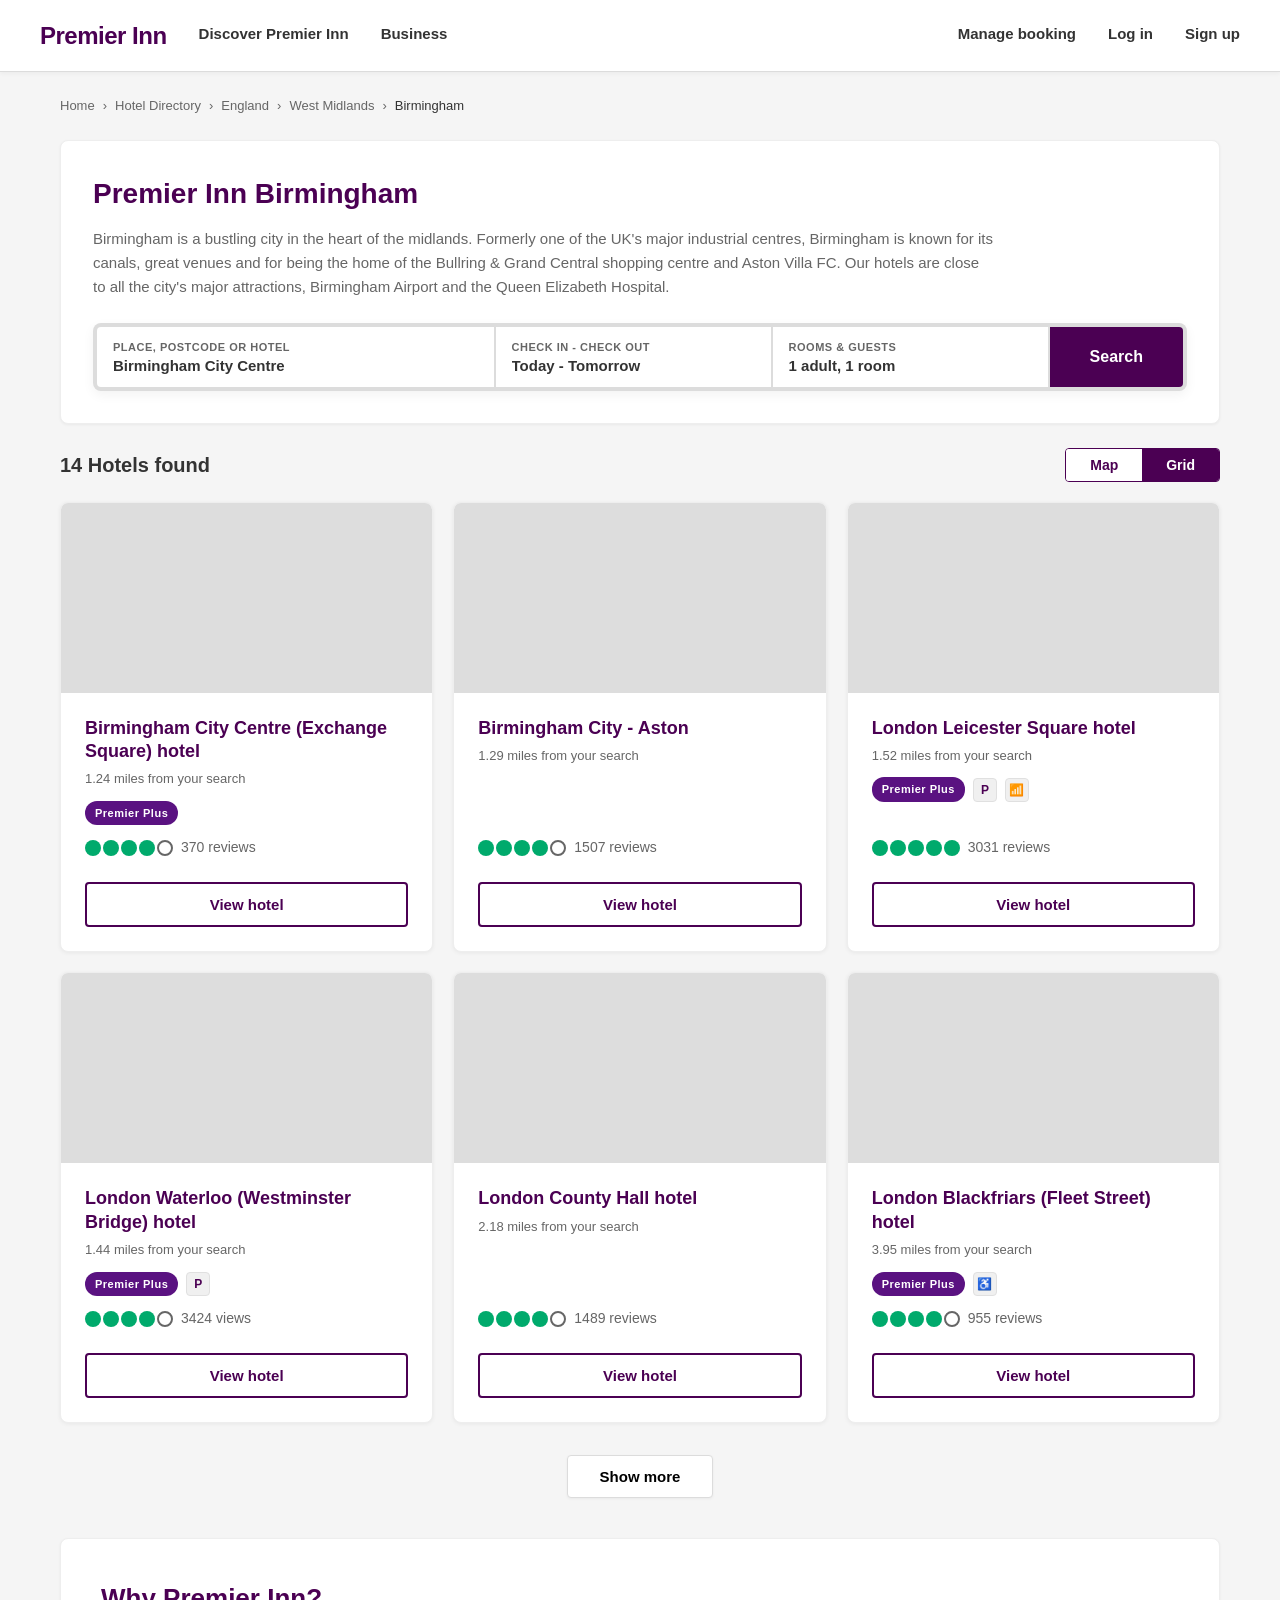
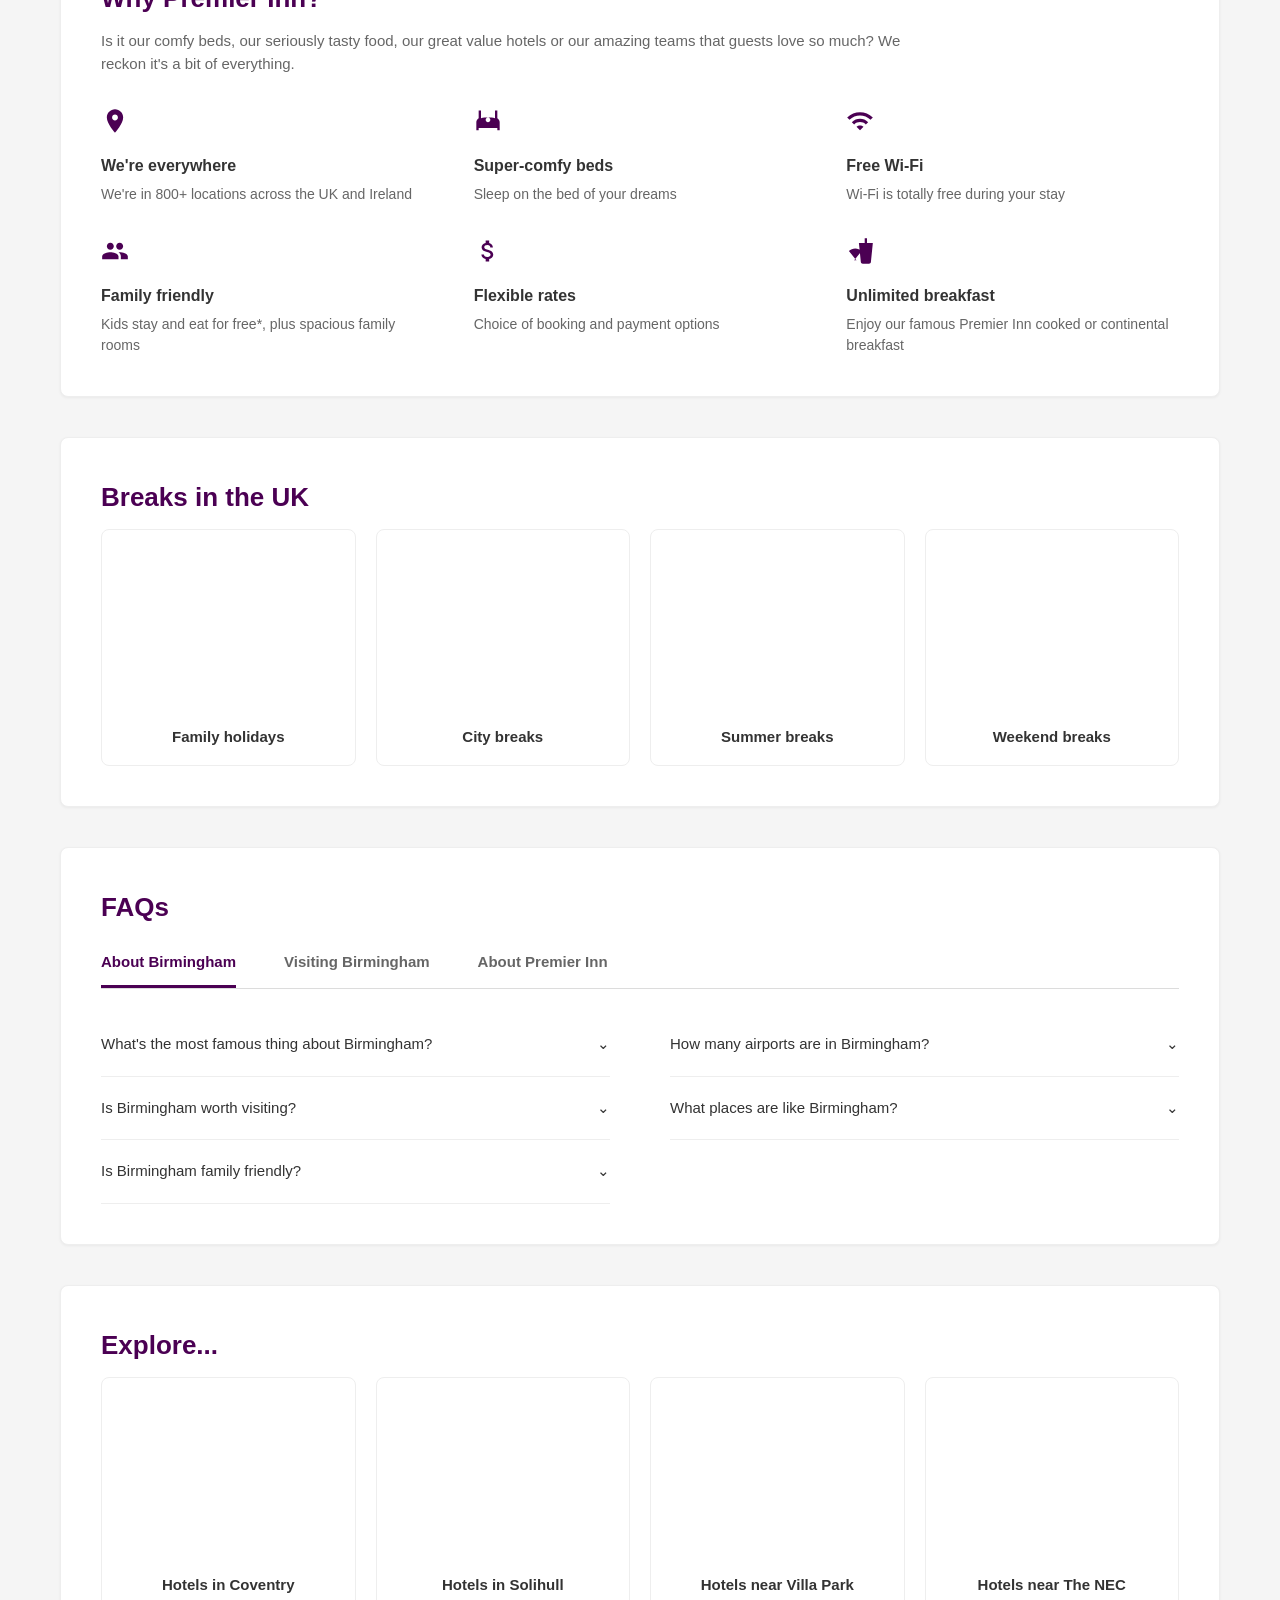
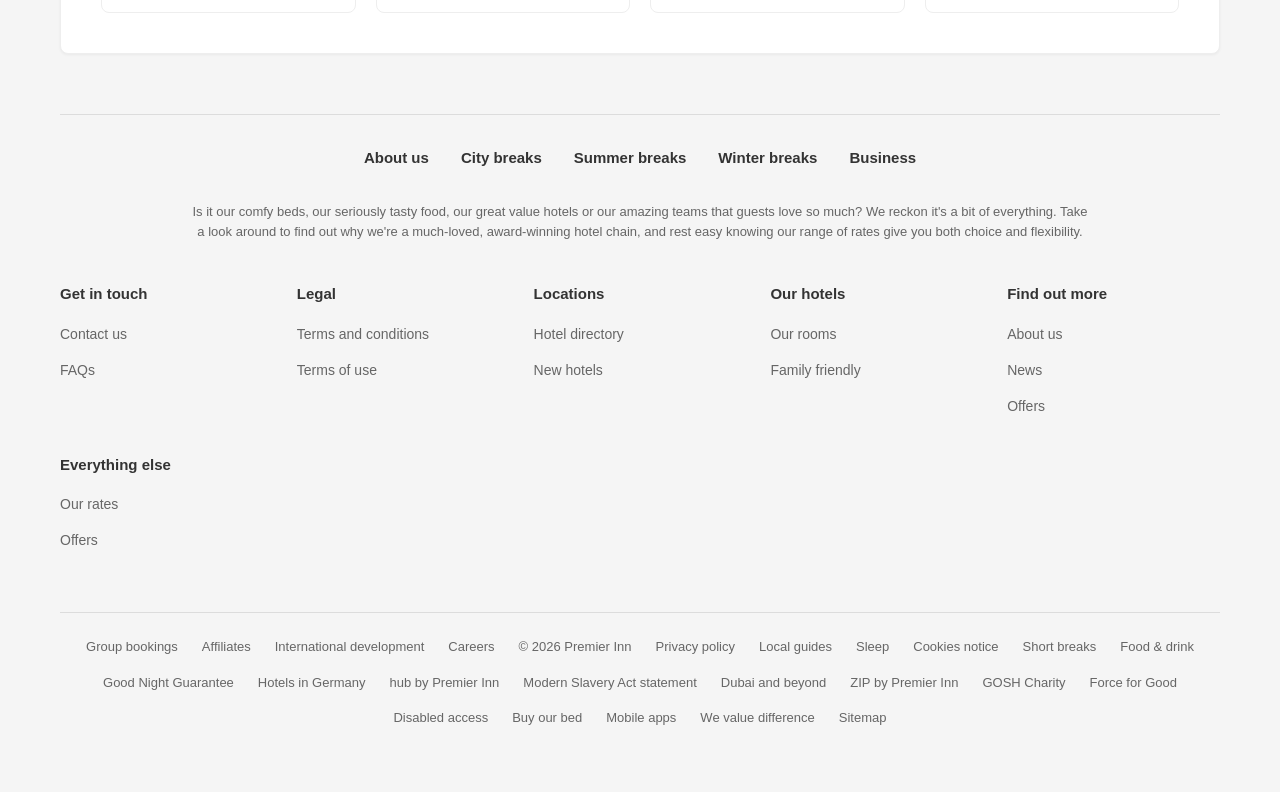
<file: public/homepage.html>
<!DOCTYPE html>
<html lang="en">
<head>
    <meta charset="UTF-8">
    <meta name="viewport" content="width=device-width, initial-scale=1.0">
    <title>Premier Inn Birmingham Hotels</title>
    <style>
        /* Modern CSS Reset & Variables */
        :root {
            --pi-purple: #4B0053;
            --pi-purple-hover: #63006E;
            --pi-plus-purple: #5A1281;
            --bg-body: #f5f5f5;
            --bg-card: #ffffff;
            --text-main: #333333;
            --text-muted: #666666;
            --border-color: #dcdcdc;
            --border-light: #eeeeee;
            --ta-green: #00aa6c;
            --font-stack: "Inter", -apple-system, BlinkMacSystemFont, "Segoe UI", Roboto, Helvetica, Arial, sans-serif;
        }

        * {
            margin: 0;
            padding: 0;
            box-sizing: border-box;
        }

        body {
            background-color: var(--bg-body);
            color: var(--text-main);
            font-family: var(--font-stack);
            line-height: 1.5;
            -webkit-font-smoothing: antialiased;
        }

        a { text-decoration: none; color: inherit; }
        ul { list-style: none; }

        /* Header Navigation */
        header {
            background-color: var(--bg-card);
            border-bottom: 1px solid var(--border-color);
            padding: 0 40px;
            height: 72px;
            display: flex;
            justify-content: space-between;
            align-items: center;
            position: sticky;
            top: 0;
            z-index: 1000;
            box-shadow: 0 2px 4px rgba(0,0,0,0.04);
        }

        .header-left, .header-right {
            display: flex;
            align-items: center;
            gap: 32px;
        }

        .logo {
            font-size: 24px;
            font-weight: 800;
            color: var(--pi-purple);
            letter-spacing: -0.5px;
            cursor: pointer;
        }

        .nav-link {
            font-size: 15px;
            font-weight: 600;
            color: var(--text-main);
            height: 72px;
            display: flex;
            align-items: center;
            border-bottom: 3px solid transparent;
            transition: color 0.2s, border-color 0.2s;
        }

        .nav-link:hover {
            color: var(--pi-purple);
            border-bottom: 3px solid var(--pi-purple);
        }

        /* Container Layout */
        .container {
            max-width: 1200px;
            margin: 0 auto;
            padding: 24px 20px;
        }

        /* Breadcrumbs */
        .breadcrumbs {
            font-size: 13px;
            color: var(--text-muted);
            margin-bottom: 24px;
            display: flex;
            align-items: center;
            gap: 8px;
        }
        .breadcrumbs a:hover { text-decoration: underline; color: var(--pi-purple); }

        /* Hero text */
        .hero {
            background: var(--bg-card);
            padding: 32px;
            border-radius: 8px;
            box-shadow: 0 1px 3px rgba(0,0,0,0.05);
            margin-bottom: 24px;
            border: 1px solid var(--border-light);
        }

        .hero h1 {
            font-size: 28px;
            color: var(--pi-purple);
            margin-bottom: 12px;
            font-weight: 700;
        }

        .hero p {
            color: var(--text-muted);
            font-size: 15px;
            max-width: 900px;
            line-height: 1.6;
        }

        /* Upgraded Front Panel (Search Widget) */
        .search-panel {
            display: flex;
            gap: 2px;
            background: var(--border-color);
            padding: 4px;
            border-radius: 8px;
            margin-top: 24px;
            align-items: center;
            box-shadow: 0 4px 12px rgba(0,0,0,0.05);
        }

        .search-field {
            flex: 1;
            background: var(--bg-card);
            padding: 10px 16px;
            display: flex;
            flex-direction: column;
            justify-content: center;
            height: 60px;
        }

        .search-field:first-child { border-radius: 4px 0 0 4px; flex: 1.5; }
        .search-field label {
            font-size: 11px;
            font-weight: 700;
            color: var(--text-muted);
            text-transform: uppercase;
            letter-spacing: 0.5px;
            margin-bottom: 2px;
        }
        
        .search-field input {
            border: none;
            font-size: 15px;
            font-weight: 600;
            color: var(--text-main);
            outline: none;
            width: 100%;
            background: transparent;
        }

        .btn-search-large {
            background-color: var(--pi-purple);
            color: white;
            border: none;
            height: 60px;
            padding: 0 40px;
            font-size: 16px;
            font-weight: 700;
            border-radius: 0 4px 4px 0;
            cursor: pointer;
            transition: background 0.2s;
        }

        .btn-search-large:hover { background-color: var(--pi-purple-hover); }

        /* Main Content Layout (Full Width) */
        .layout-full {
            width: 100%;
        }

        /* Results Header */
        .results-header {
            display: flex;
            justify-content: space-between;
            align-items: center;
            margin-bottom: 20px;
        }

        .results-header h2 {
            font-size: 20px;
            font-weight: 700;
        }

        .view-toggle {
            display: flex;
            border: 1px solid var(--pi-purple);
            border-radius: 4px;
            overflow: hidden;
        }

        .view-toggle button {
            padding: 8px 24px;
            font-size: 14px;
            font-weight: 600;
            border: none;
            background: var(--bg-card);
            color: var(--pi-purple);
            cursor: pointer;
        }

        .view-toggle button.active {
            background: var(--pi-purple);
            color: white;
        }

        /* Hotel Cards Grid - Now wider columns */
        .hotel-grid {
            display: grid;
            grid-template-columns: repeat(auto-fill, minmax(320px, 1fr));
            gap: 20px;
        }

        .hotel-card {
            background: var(--bg-card);
            border: 1px solid var(--border-light);
            border-radius: 8px;
            overflow: hidden;
            display: flex;
            flex-direction: column;
            box-shadow: 0 1px 4px rgba(0,0,0,0.06);
            transition: transform 0.2s, box-shadow 0.2s;
            cursor: pointer; /* Makes it clear the whole card is clickable */
        }

        .hotel-card:hover {
            transform: translateY(-2px);
            box-shadow: 0 8px 16px rgba(0,0,0,0.1);
        }

        .hotel-img {
            height: 190px;
            width: 100%;
            background-color: #ddd;
            background-size: cover;
            background-position: center;
        }

        .hotel-content {
            padding: 24px;
            display: flex;
            flex-direction: column;
            flex: 1;
        }

        .hotel-title {
            font-size: 18px;
            font-weight: 700;
            color: var(--pi-purple);
            line-height: 1.3;
            margin-bottom: 6px;
        }

        .hotel-distance {
            font-size: 13px;
            color: var(--text-muted);
            margin-bottom: 12px;
        }

        /* Amenities Widgets row */
        .amenities-row {
            display: flex;
            gap: 8px;
            margin-bottom: 12px;
            min-height: 24px;
            align-items: center;
        }

        .premier-plus {
            display: inline-block;
            background: var(--pi-plus-purple);
            color: white;
            font-size: 11px;
            font-weight: 700;
            padding: 4px 10px;
            border-radius: 12px;
            letter-spacing: 0.5px;
        }

        .amenity-icon {
            width: 24px;
            height: 24px;
            display: flex;
            align-items: center;
            justify-content: center;
            background: #f0f0f0;
            border-radius: 4px;
            color: var(--pi-purple);
            font-size: 12px;
            font-weight: bold;
            border: 1px solid #e0e0e0;
        }

        .reviews {
            display: flex;
            align-items: center;
            gap: 8px;
            font-size: 14px;
            color: var(--text-muted);
            margin-bottom: 24px;
            margin-top: auto;
        }

        .ta-bubbles {
            display: flex;
            gap: 2px;
        }

        .ta-bubbles svg {
            width: 16px;
            height: 16px;
            fill: var(--ta-green);
        }

        .btn-outline {
            width: 100%;
            padding: 12px;
            background: transparent;
            border: 2px solid var(--pi-purple);
            color: var(--pi-purple);
            font-size: 15px;
            font-weight: 700;
            border-radius: 4px;
            cursor: pointer;
            transition: all 0.2s;
        }

        .btn-outline:hover {
            background: var(--pi-purple);
            color: white;
        }

        .show-more {
            text-align: center;
            margin-top: 32px;
        }

        .btn-secondary {
            background: var(--bg-card);
            border: 1px solid var(--border-color);
            padding: 12px 32px;
            font-size: 15px;
            font-weight: 600;
            border-radius: 4px;
            cursor: pointer;
            box-shadow: 0 1px 3px rgba(0,0,0,0.05);
        }
        .btn-secondary:hover { background: var(--bg-body); }

        /* Information Sections */
        .info-section {
            background: var(--bg-card);
            border-radius: 8px;
            border: 1px solid var(--border-light);
            padding: 40px;
            margin-top: 40px;
            box-shadow: 0 1px 3px rgba(0,0,0,0.05);
        }

        .section-title {
            font-size: 26px;
            color: var(--pi-purple);
            margin-bottom: 12px;
            font-weight: 700;
        }

        .section-desc {
            color: var(--text-muted);
            font-size: 15px;
            margin-bottom: 32px;
            max-width: 800px;
        }

        .features-grid {
            display: grid;
            grid-template-columns: repeat(3, 1fr);
            gap: 32px 40px;
        }

        .feature-item svg {
            width: 28px;
            height: 28px;
            fill: var(--pi-purple);
            margin-bottom: 12px;
        }

        .feature-item h4 {
            font-size: 16px;
            font-weight: 700;
            margin-bottom: 6px;
        }

        .feature-item p {
            font-size: 14px;
            color: var(--text-muted);
            line-height: 1.5;
        }

        /* Image Cards (Breaks & Explore) */
        .card-grid {
            display: grid;
            grid-template-columns: repeat(4, 1fr);
            gap: 20px;
        }

        .img-card {
            border: 1px solid var(--border-light);
            border-radius: 8px;
            overflow: hidden;
            cursor: pointer;
            transition: transform 0.2s, box-shadow 0.2s;
        }

        .img-card:hover {
            transform: translateY(-2px);
            box-shadow: 0 4px 12px rgba(0,0,0,0.1);
        }

        .img-card .bg-img {
            height: 180px;
            background-size: cover;
            background-position: center;
        }

        .img-card p {
            padding: 16px;
            font-weight: 600;
            font-size: 15px;
            text-align: center;
        }

        /* FAQs */
        .faq-nav {
            display: flex;
            border-bottom: 1px solid var(--border-color);
            margin-bottom: 24px;
        }

        .faq-tab {
            padding: 12px 0;
            margin-right: 48px;
            font-size: 15px;
            font-weight: 600;
            color: var(--text-muted);
            cursor: pointer;
            border-bottom: 3px solid transparent;
        }

        .faq-tab.active {
            color: var(--pi-purple);
            border-bottom: 3px solid var(--pi-purple);
        }

        .faq-grid {
            display: grid;
            grid-template-columns: 1fr 1fr;
            column-gap: 60px;
        }

        .faq-item {
            padding: 20px 0;
            border-bottom: 1px solid var(--border-light);
            display: flex;
            justify-content: space-between;
            align-items: center;
            font-size: 15px;
            font-weight: 500;
            cursor: pointer;
            color: var(--text-main);
        }
        .faq-item:hover { color: var(--pi-purple); }

        /* Footer */
        footer { margin-top: 60px; padding-bottom: 40px; }
        .footer-top-nav {
            display: flex;
            justify-content: center;
            gap: 32px;
            padding: 32px 0;
            border-top: 1px solid var(--border-color);
        }
        .footer-top-nav a { font-weight: 600; font-size: 15px; }

        .footer-desc {
            text-align: center;
            font-size: 13px;
            color: var(--text-muted);
            max-width: 900px;
            margin: 0 auto 40px;
            line-height: 1.6;
        }

        .footer-columns {
            display: grid;
            grid-template-columns: repeat(5, 1fr);
            gap: 24px;
            margin-bottom: 48px;
        }
        .footer-columns h4 { font-size: 15px; margin-bottom: 16px; color: var(--text-main); }
        .footer-columns ul li { margin-bottom: 12px; }
        .footer-columns ul li a { font-size: 14px; color: var(--text-muted); }
        .footer-columns ul li a:hover { color: var(--pi-purple); text-decoration: underline; }

        .footer-bottom {
            border-top: 1px solid var(--border-color);
            padding-top: 24px;
            display: flex;
            flex-wrap: wrap;
            justify-content: center;
            gap: 16px 24px;
        }
        .footer-bottom a, .footer-bottom span { font-size: 13px; color: var(--text-muted); }
        .footer-bottom a:hover { color: var(--pi-purple); text-decoration: underline; }
    </style>
</head>
<body>

    <header>
        <div class="header-left">
            <div class="logo">Premier Inn</div>
            <a href="#" class="nav-link">Discover Premier Inn</a>
            <a href="#" class="nav-link">Business</a>
        </div>
        <div class="header-right">
            <a href="#" class="nav-link">Manage booking</a>
            <a href="#" class="nav-link">Log in</a>
            <a href="#" class="nav-link">Sign up</a>
        </div>
    </header>

    <div class="container">
        <div class="breadcrumbs">
            <a href="#">Home</a> › 
            <a href="#">Hotel Directory</a> › 
            <a href="#">England</a> › 
            <a href="#">West Midlands</a> › 
            <span style="color: var(--text-main); font-weight: 500;">Birmingham</span>
        </div>

        <div class="hero">
            <h1>Premier Inn Birmingham</h1>
            <p>Birmingham is a bustling city in the heart of the midlands. Formerly one of the UK's major industrial centres, Birmingham is known for its canals, great venues and for being the home of the Bullring & Grand Central shopping centre and Aston Villa FC. Our hotels are close to all the city's major attractions, Birmingham Airport and the Queen Elizabeth Hospital.</p>
            
            <div class="search-panel">
                <div class="search-field">
                    <label>Place, Postcode or Hotel</label>
                    <input type="text" value="Birmingham City Centre">
                </div>
                <div class="search-field" style="flex: 1;">
                    <label>Check In - Check Out</label>
                    <input type="text" value="Today - Tomorrow">
                </div>
                <div class="search-field" style="flex: 1;">
                    <label>Rooms & Guests</label>
                    <input type="text" value="1 adult, 1 room">
                </div>
                <button class="btn-search-large">Search</button>
            </div>
        </div>

        <div class="layout-full">
            
            <main>
                <div class="results-header">
                    <h2>14 Hotels found</h2>
                    <div class="view-toggle">
                        <button>Map</button>
                        <button class="active">Grid</button>
                    </div>
                </div>

                <div class="hotel-grid">
                    
    <svg style="display:none;">
        <defs>
            <g id="bubble-full"><circle cx="8" cy="8" r="8"/></g>
            <g id="bubble-empty"><circle cx="8" cy="8" r="7" fill="none" stroke="currentColor" stroke-width="2"/></g>
        </defs>
    </svg>

    <div class="hotel-card" onclick="window.location.href='hotel-details.html?hotelId=Birmingham-City-Centre-_Exchange-Square,-hotel'">
        <div class="hotel-img" style="background-image: url('https://images.unsplash.com/photo-1566073771259-6a8506099945?auto=format&fit=crop&w=600&q=80');"></div>
        <div class="hotel-content">
            <h3 class="hotel-title">Birmingham City Centre (Exchange Square) hotel</h3>
            <p class="hotel-distance">1.24 miles from your search</p>
            <div class="amenities-row">
                <span class="premier-plus">Premier Plus</span>
            </div>
            <div class="reviews">
                <div class="ta-bubbles">
                    <svg><use href="#bubble-full"/></svg><svg><use href="#bubble-full"/></svg><svg><use href="#bubble-full"/></svg><svg><use href="#bubble-full"/></svg><svg><use href="#bubble-empty"/></svg>
                </div>
                <span>370 reviews</span>
            </div>
            <button class="btn-outline">View hotel</button>
        </div>
    </div>

    <div class="hotel-card" onclick="window.location.href='hotel-details.html?hotelId=Birmingham-City-|-Aston'">
        <div class="hotel-img" style="background-image: url('https://images.unsplash.com/photo-1582719508461-905c673771fd?auto=format&fit=crop&w=600&q=80');"></div>
        <div class="hotel-content">
            <h3 class="hotel-title">Birmingham City - Aston</h3>
            <p class="hotel-distance">1.29 miles from your search</p>
            <div class="amenities-row"></div>
            <div class="reviews">
                <div class="ta-bubbles">
                    <svg><use href="#bubble-full"/></svg><svg><use href="#bubble-full"/></svg><svg><use href="#bubble-full"/></svg><svg><use href="#bubble-full"/></svg><svg><use href="#bubble-empty"/></svg>
                </div>
                <span>1507 reviews</span>
            </div>
            <button class="btn-outline">View hotel</button>
        </div>
    </div>

    <div class="hotel-card" onclick="window.location.href='hotel-details.html?hotelId=London-Leicester-Square-hotel'">
        <div class="hotel-img" style="background-image: url('https://images.unsplash.com/photo-1590490360182-c33d57733427?auto=format&fit=crop&w=600&q=80');"></div>
        <div class="hotel-content">
            <h3 class="hotel-title">London Leicester Square hotel</h3>
            <p class="hotel-distance">1.52 miles from your search</p>
            <div class="amenities-row">
                <span class="premier-plus">Premier Plus</span>
                <div class="amenity-icon" title="Parking">P</div>
                <div class="amenity-icon" title="Free Wi-Fi">📶</div>
            </div>
            <div class="reviews">
                <div class="ta-bubbles">
                    <svg><use href="#bubble-full"/></svg><svg><use href="#bubble-full"/></svg><svg><use href="#bubble-full"/></svg><svg><use href="#bubble-full"/></svg><svg><use href="#bubble-full"/></svg>
                </div>
                <span>3031 reviews</span>
            </div>
            <button class="btn-outline">View hotel</button>
        </div>
    </div>

    <div class="hotel-card" onclick="window.location.href='hotel-details.html?hotelId=London-Waterloo-_Westminster-Bridge,-hotel'">
        <div class="hotel-img" style="background-image: url('https://images.unsplash.com/photo-1520250497591-112f2f40a3f4?auto=format&fit=crop&w=600&q=80');"></div>
        <div class="hotel-content">
            <h3 class="hotel-title">London Waterloo (Westminster Bridge) hotel</h3>
            <p class="hotel-distance">1.44 miles from your search</p>
            <div class="amenities-row">
                <span class="premier-plus">Premier Plus</span>
                <div class="amenity-icon" title="Parking">P</div>
            </div>
            <div class="reviews">
                <div class="ta-bubbles">
                    <svg><use href="#bubble-full"/></svg><svg><use href="#bubble-full"/></svg><svg><use href="#bubble-full"/></svg><svg><use href="#bubble-full"/></svg><svg><use href="#bubble-empty"/></svg>
                </div>
                <span>3424 views</span>
            </div>
            <button class="btn-outline">View hotel</button>
        </div>
    </div>

    <div class="hotel-card" onclick="window.location.href='hotel-details.html?hotelId=London-County-Hall-hotel'">
        <div class="hotel-img" style="background-image: url('https://images.unsplash.com/photo-1611892440504-42a792e24d32?auto=format&fit=crop&w=600&q=80');"></div>
        <div class="hotel-content">
            <h3 class="hotel-title">London County Hall hotel</h3>
            <p class="hotel-distance">2.18 miles from your search</p>
            <div class="amenities-row"></div>
            <div class="reviews">
                <div class="ta-bubbles">
                    <svg><use href="#bubble-full"/></svg><svg><use href="#bubble-full"/></svg><svg><use href="#bubble-full"/></svg><svg><use href="#bubble-full"/></svg><svg><use href="#bubble-empty"/></svg>
                </div>
                <span>1489 reviews</span>
            </div>
            <button class="btn-outline">View hotel</button>
        </div>
    </div>

    <div class="hotel-card" onclick="window.location.href='hotel-details.html?hotelId=London-Blackfriars-_Fleet-Street,-hotel'">
        <div class="hotel-img" style="background-image: url('https://images.unsplash.com/photo-1590490360182-c33d57733427?auto=format&fit=crop&w=600&q=80');"></div>
        <div class="hotel-content">
            <h3 class="hotel-title">London Blackfriars (Fleet Street) hotel</h3>
            <p class="hotel-distance">3.95 miles from your search</p>
            <div class="amenities-row">
                <span class="premier-plus">Premier Plus</span>
                <div class="amenity-icon" title="Accessible">♿</div>
            </div>
            <div class="reviews">
                <div class="ta-bubbles">
                    <svg><use href="#bubble-full"/></svg><svg><use href="#bubble-full"/></svg><svg><use href="#bubble-full"/></svg><svg><use href="#bubble-full"/></svg><svg><use href="#bubble-empty"/></svg>
                </div>
                <span>955 reviews</span>
            </div>
            <button class="btn-outline">View hotel</button>
        </div>
    </div>
</div>

                <div class="show-more">
                    <button class="btn-secondary">Show more</button>
                </div>
            </main>
        </div>

        <div class="info-section">
            <h2 class="section-title">Why Premier Inn?</h2>
            <p class="section-desc">Is it our comfy beds, our seriously tasty food, our great value hotels or our amazing teams that guests love so much? We reckon it's a bit of everything.</p>
            
            <div class="features-grid">
                <div class="feature-item">
                    <svg viewBox="0 0 24 24"><path d="M12 2C8.13 2 5 5.13 5 9c0 5.25 7 13 7 13s7-7.75 7-13c0-3.87-3.13-7-7-7zm0 9.5c-1.38 0-2.5-1.12-2.5-2.5s1.12-2.5 2.5-2.5 2.5 1.12 2.5 2.5-1.12 2.5-2.5 2.5z"/></svg>
                    <h4>We're everywhere</h4>
                    <p>We're in 800+ locations across the UK and Ireland</p>
                </div>
                <div class="feature-item">
                    <svg viewBox="0 0 24 24"><path d="M20 9.55V3h-2v6.55C17.06 9.2 16.06 9 15 9H9c-1.06 0-2.06.2-2.99.55V3H4v6.55C2.84 10.3 2 11.54 2 13v7h2v-2h16v2h2v-7c0-1.46-.84-2.7-2-3.45zM14 11c0 1.1-.9 2-2 2s-2-.9-2-2 .9-2 2-2 2 .9 2 2z"/></svg>
                    <h4>Super-comfy beds</h4>
                    <p>Sleep on the bed of your dreams</p>
                </div>
                <div class="feature-item">
                    <svg viewBox="0 0 24 24"><path d="M1 9l2 2c5-5 13-5 18 0l2-2C16.93 2.93 7.08 2.93 1 9zm8 8l3 3 3-3c-1.65-1.66-4.34-1.66-6 0zm-4-4l2 2c2.76-2.76 7.24-2.76 10 0l2-2C15.14 9.14 8.87 9.14 5 13z"/></svg>
                    <h4>Free Wi-Fi</h4>
                    <p>Wi-Fi is totally free during your stay</p>
                </div>
                <div class="feature-item">
                    <svg viewBox="0 0 24 24"><path d="M16 11c1.66 0 2.99-1.34 2.99-3S17.66 5 16 5c-1.66 0-3 1.34-3 3s1.34 3 3 3zm-8 0c1.66 0 2.99-1.34 2.99-3S9.66 5 8 5C6.34 5 5 6.34 5 8s1.34 3 3 3zm0 2c-2.33 0-7 1.17-7 3.5V19h14v-2.5c0-2.33-4.67-3.5-7-3.5zm8 0c-.29 0-.62.02-.97.05 1.16.84 1.97 1.97 1.97 3.45V19h6v-2.5c0-2.33-4.67-3.5-7-3.5z"/></svg>
                    <h4>Family friendly</h4>
                    <p>Kids stay and eat for free*, plus spacious family rooms</p>
                </div>
                <div class="feature-item">
                    <svg viewBox="0 0 24 24"><path d="M11.8 10.9c-2.27-.59-3-1.2-3-2.15 0-1.09 1.01-1.85 2.7-1.85 1.78 0 2.44.85 2.5 2.1h2.21c-.07-1.72-1.12-3.3-3.21-3.81V3h-3v2.16c-1.94.42-3.5 1.68-3.5 3.61 0 2.31 1.91 3.46 4.7 4.13 2.5.6 3 1.48 3 2.41 0 .69-.49 1.79-2.7 1.79-2.06 0-2.87-.92-2.98-2.1h-2.2c.12 2.19 1.76 3.42 3.68 3.83V21h3v-2.15c1.95-.37 3.5-1.5 3.5-3.55 0-2.84-2.43-3.81-4.7-4.4z"/></svg>
                    <h4>Flexible rates</h4>
                    <p>Choice of booking and payment options</p>
                </div>
                <div class="feature-item">
                    <svg viewBox="0 0 24 24"><path d="M18.06 22.99h1.66c.84 0 1.53-.64 1.63-1.46L23 5.05h-5V1h-1.97v4.05h-4.97l1.65 16.48c.1.82.79 1.46 1.63 1.46h3.72zm-12.02-3c.51 0 .99-.2 1.34-.57L13.4 12c-1.45-1.45-3.41-2.24-5.46-2.24S3.93 10.55 2.48 12l6.02 7.42c.35.37.83.57 1.34.57z"/></svg>
                    <h4>Unlimited breakfast</h4>
                    <p>Enjoy our famous Premier Inn cooked or continental breakfast</p>
                </div>
            </div>
        </div>

        <div class="info-section">
            <h2 class="section-title">Breaks in the UK</h2>
            <div class="card-grid">
                <div class="img-card">
                    <div class="bg-img" style="background-image: url('https://images.unsplash.com/photo-1511895426328-dc8714191300?auto=format&fit=crop&w=400&q=80');"></div>
                    <p>Family holidays</p>
                </div>
                <div class="img-card">
                    <div class="bg-img" style="background-image: url('https://images.unsplash.com/photo-1480714378408-67cf0d13bc1b?auto=format&fit=crop&w=400&q=80');"></div>
                    <p>City breaks</p>
                </div>
                <div class="img-card">
                    <div class="bg-img" style="background-image: url('https://images.unsplash.com/photo-1507525428034-b723cf961d3e?auto=format&fit=crop&w=400&q=80');"></div>
                    <p>Summer breaks</p>
                </div>
                <div class="img-card">
                    <div class="bg-img" style="background-image: url('https://images.unsplash.com/photo-1469854523086-cc02fe5d8800?auto=format&fit=crop&w=400&q=80');"></div>
                    <p>Weekend breaks</p>
                </div>
            </div>
        </div>

        <div class="info-section">
            <h2 class="section-title">FAQs</h2>
            <div class="faq-nav">
                <div class="faq-tab active">About Birmingham</div>
                <div class="faq-tab">Visiting Birmingham</div>
                <div class="faq-tab">About Premier Inn</div>
            </div>
            <div class="faq-grid">
                <div class="faq-item">What's the most famous thing about Birmingham? <span>⌄</span></div>
                <div class="faq-item">How many airports are in Birmingham? <span>⌄</span></div>
                <div class="faq-item">Is Birmingham worth visiting? <span>⌄</span></div>
                <div class="faq-item">What places are like Birmingham? <span>⌄</span></div>
                <div class="faq-item">Is Birmingham family friendly? <span>⌄</span></div>
            </div>
        </div>

        <div class="info-section">
            <h2 class="section-title">Explore...</h2>
            <div class="card-grid">
                <div class="img-card">
                    <div class="bg-img" style="background-image: url('https://images.unsplash.com/photo-1584646098378-0874589d76b1?auto=format&fit=crop&w=400&q=80');"></div>
                    <p>Hotels in Coventry</p>
                </div>
                <div class="img-card">
                    <div class="bg-img" style="background-image: url('https://images.unsplash.com/photo-1605810230434-7631ac76ec81?auto=format&fit=crop&w=400&q=80');"></div>
                    <p>Hotels in Solihull</p>
                </div>
                <div class="img-card">
                    <div class="bg-img" style="background-image: url('https://images.unsplash.com/photo-1522778119026-d647f0596c20?auto=format&fit=crop&w=400&q=80');"></div>
                    <p>Hotels near Villa Park</p>
                </div>
                <div class="img-card">
                    <div class="bg-img" style="background-image: url('https://images.unsplash.com/photo-1588629737130-15cb32e65842?auto=format&fit=crop&w=400&q=80');"></div>
                    <p>Hotels near The NEC</p>
                </div>
            </div>
        </div>

        <footer>
            <div class="footer-top-nav">
                <a href="#">About us</a>
                <a href="#">City breaks</a>
                <a href="#">Summer breaks</a>
                <a href="#">Winter breaks</a>
                <a href="#">Business</a>
            </div>

            <p class="footer-desc">
                Is it our comfy beds, our seriously tasty food, our great value hotels or our amazing teams that guests love so much? We reckon it's a bit of everything. Take a look around to find out why we're a much-loved, award-winning hotel chain, and rest easy knowing our range of rates give you both choice and flexibility.
            </p>

            <div class="footer-columns">
                <div>
                    <h4>Get in touch</h4>
                    <ul>
                        <li><a href="#">Contact us</a></li>
                        <li><a href="#">FAQs</a></li>
                    </ul>
                </div>
                <div>
                    <h4>Legal</h4>
                    <ul>
                        <li><a href="#">Terms and conditions</a></li>
                        <li><a href="#">Terms of use</a></li>
                    </ul>
                </div>
                <div>
                    <h4>Locations</h4>
                    <ul>
                        <li><a href="#">Hotel directory</a></li>
                        <li><a href="#">New hotels</a></li>
                    </ul>
                </div>
                <div>
                    <h4>Our hotels</h4>
                    <ul>
                        <li><a href="#">Our rooms</a></li>
                        <li><a href="#">Family friendly</a></li>
                    </ul>
                </div>
                <div>
                    <h4>Find out more</h4>
                    <ul>
                        <li><a href="#">About us</a></li>
                        <li><a href="#">News</a></li>
                        <li><a href="#">Offers</a></li>
                    </ul>
                </div>
                <div>
                    <h4>Everything else</h4>
                    <ul>
                        <li><a href="#">Our rates</a></li>
                        <li><a href="#">Offers</a></li>
                    </ul>
                </div>
            </div>

            <div class="footer-bottom">
                <a href="#">Group bookings</a>
                <a href="#">Affiliates</a>
                <a href="#">International development</a>
                <a href="#">Careers</a>
                <span>© 2026 Premier Inn</span>
                <a href="#">Privacy policy</a>
                <a href="#">Local guides</a>
                <a href="#">Sleep</a>
                <a href="#">Cookies notice</a>
                <a href="#">Short breaks</a>
                <a href="#">Food & drink</a>
                <a href="#">Good Night Guarantee</a>
                <a href="#">Hotels in Germany</a>
                <a href="#">hub by Premier Inn</a>
                <a href="#">Modern Slavery Act statement</a>
                <a href="#">Dubai and beyond</a>
                <a href="#">ZIP by Premier Inn</a>
                <a href="#">GOSH Charity</a>
                <a href="#">Force for Good</a>
                <a href="#">Disabled access</a>
                <a href="#">Buy our bed</a>
                <a href="#">Mobile apps</a>
                <a href="#">We value difference</a>
                <a href="#">Sitemap</a>
            </div>
        </footer>
    </div>

</body>
</html>
</file>
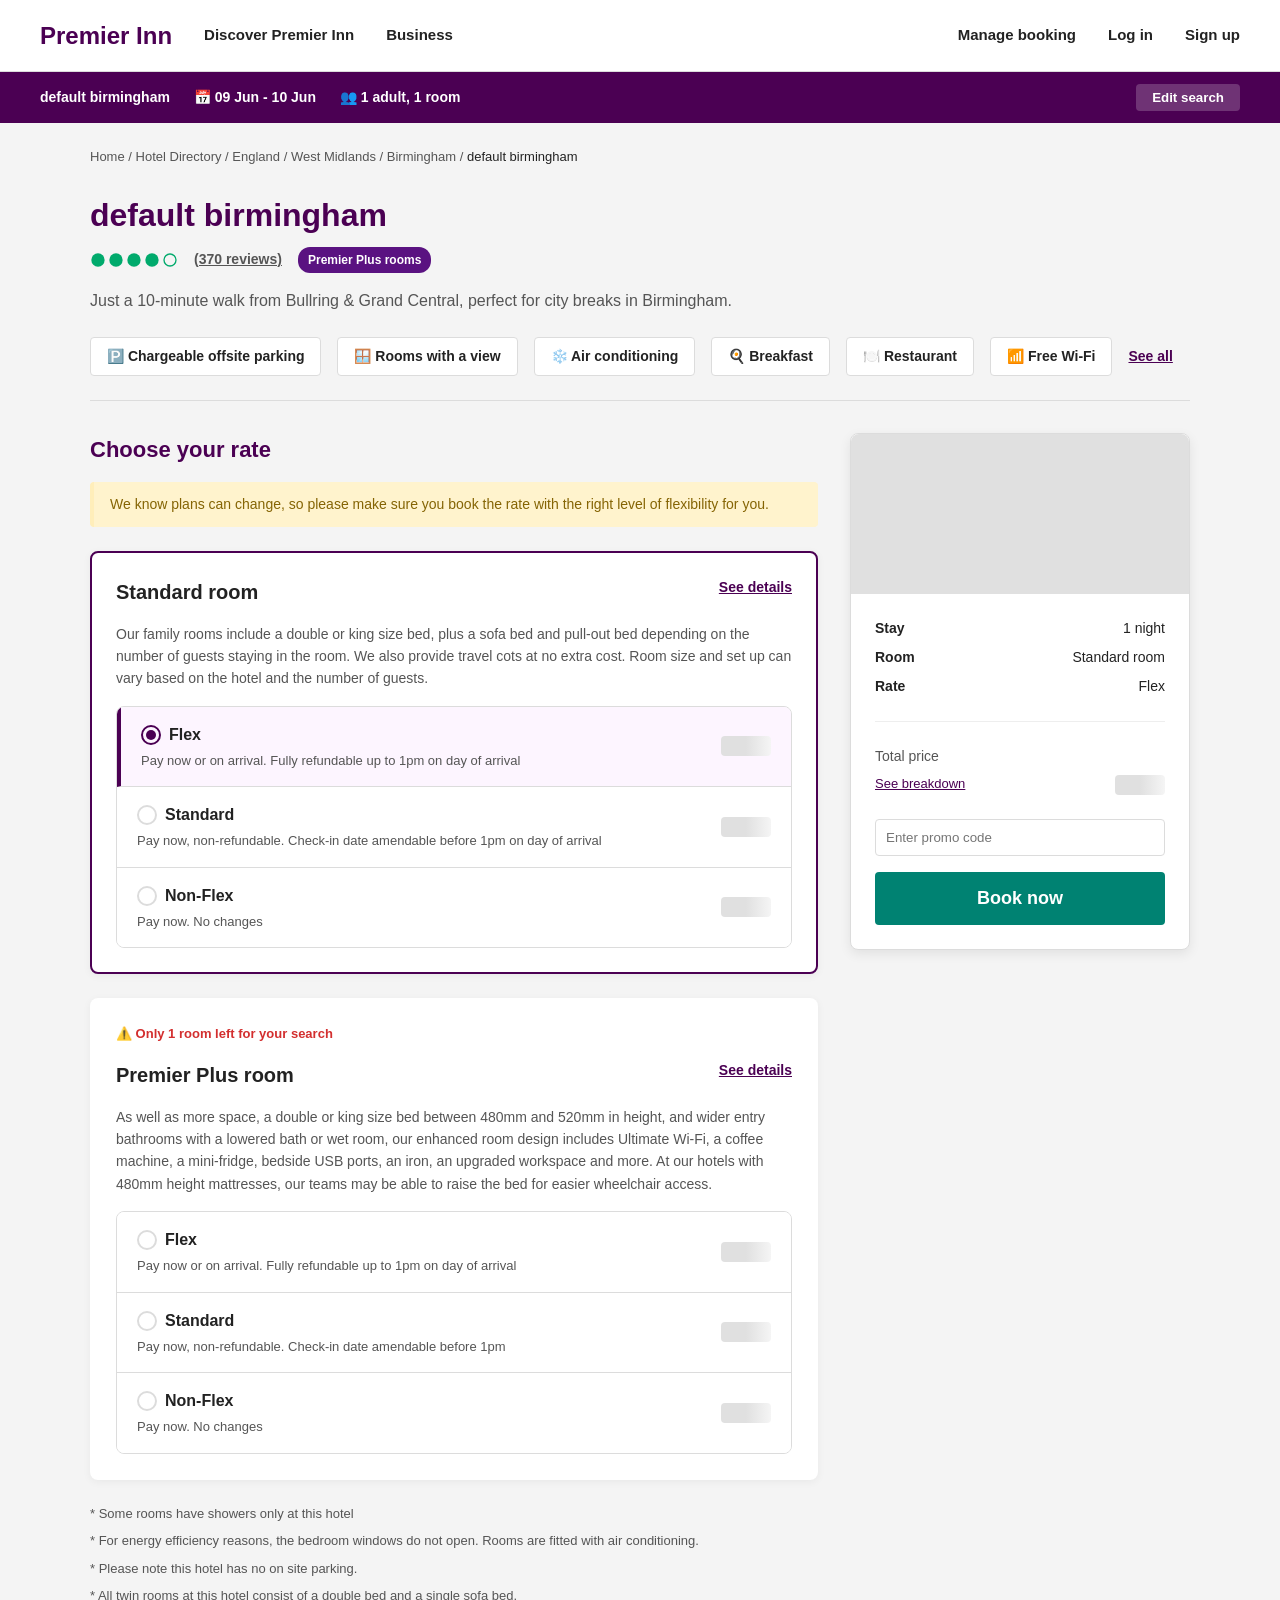
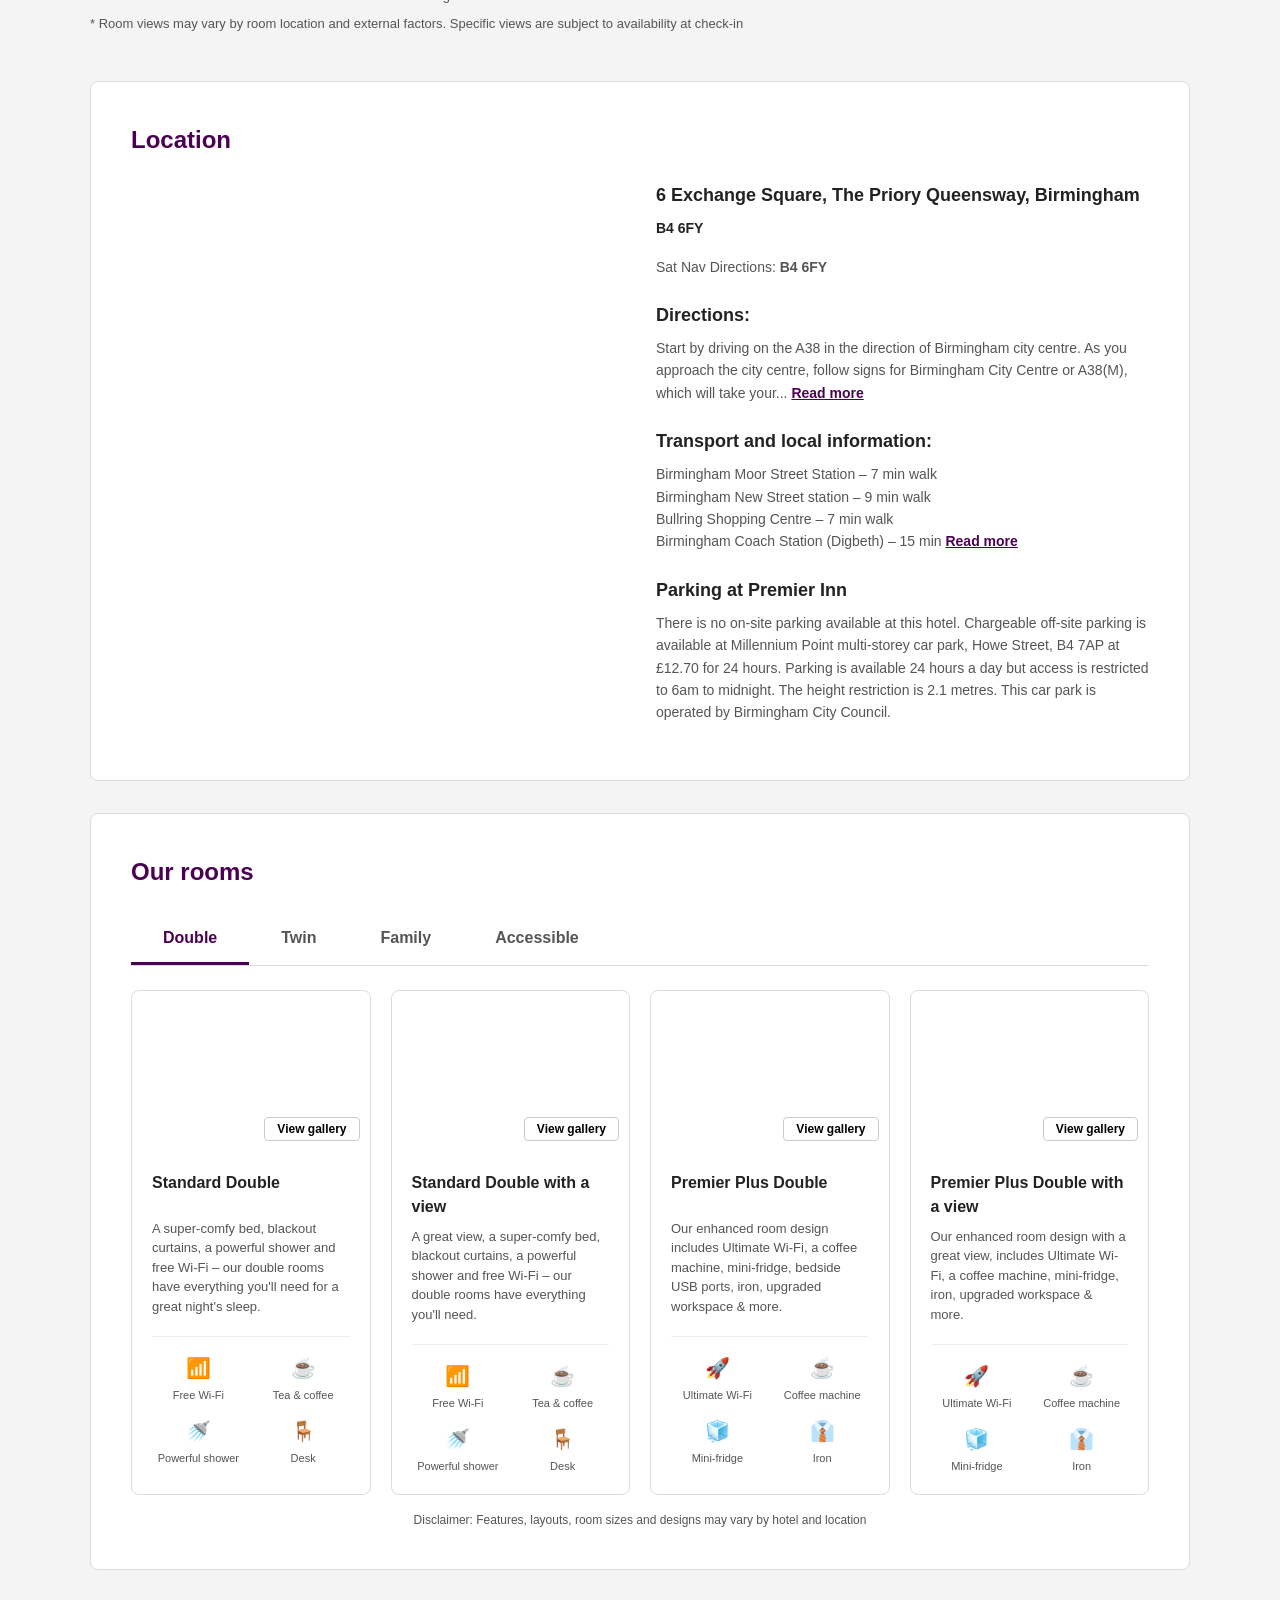
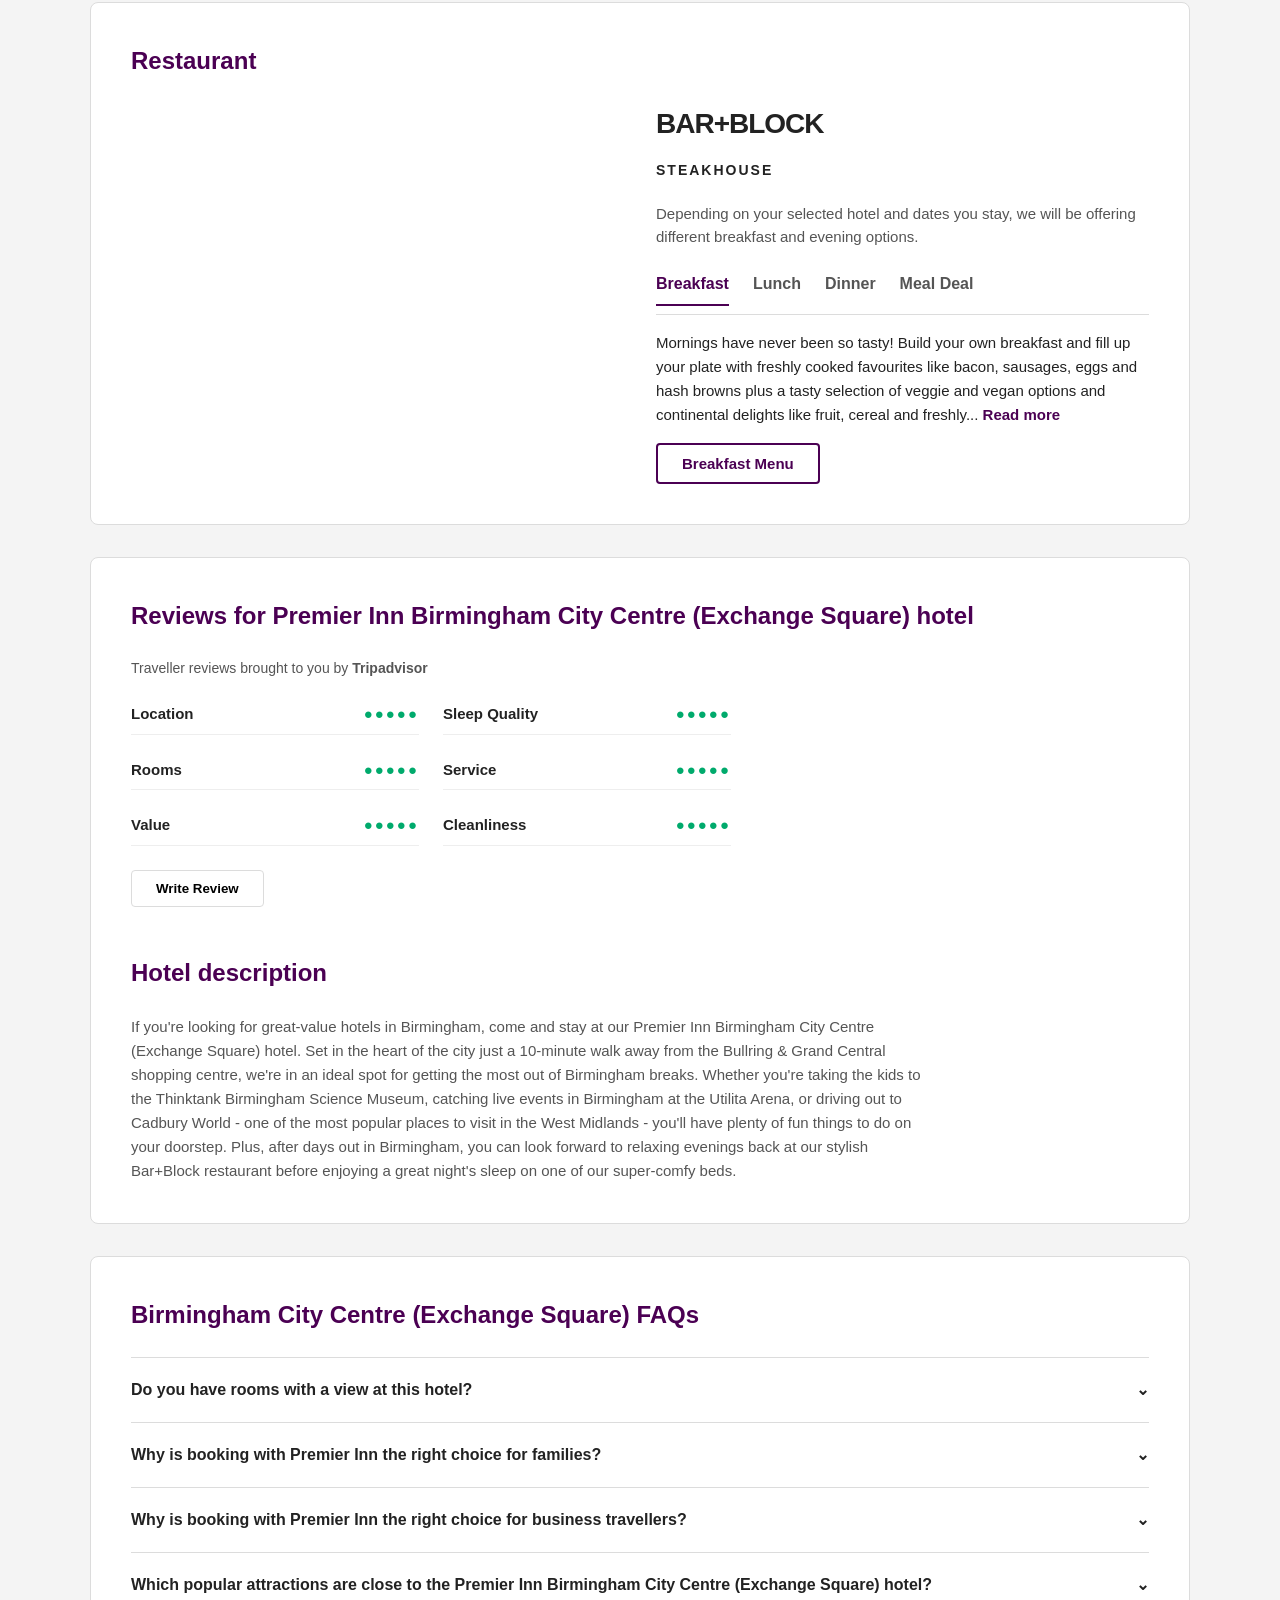
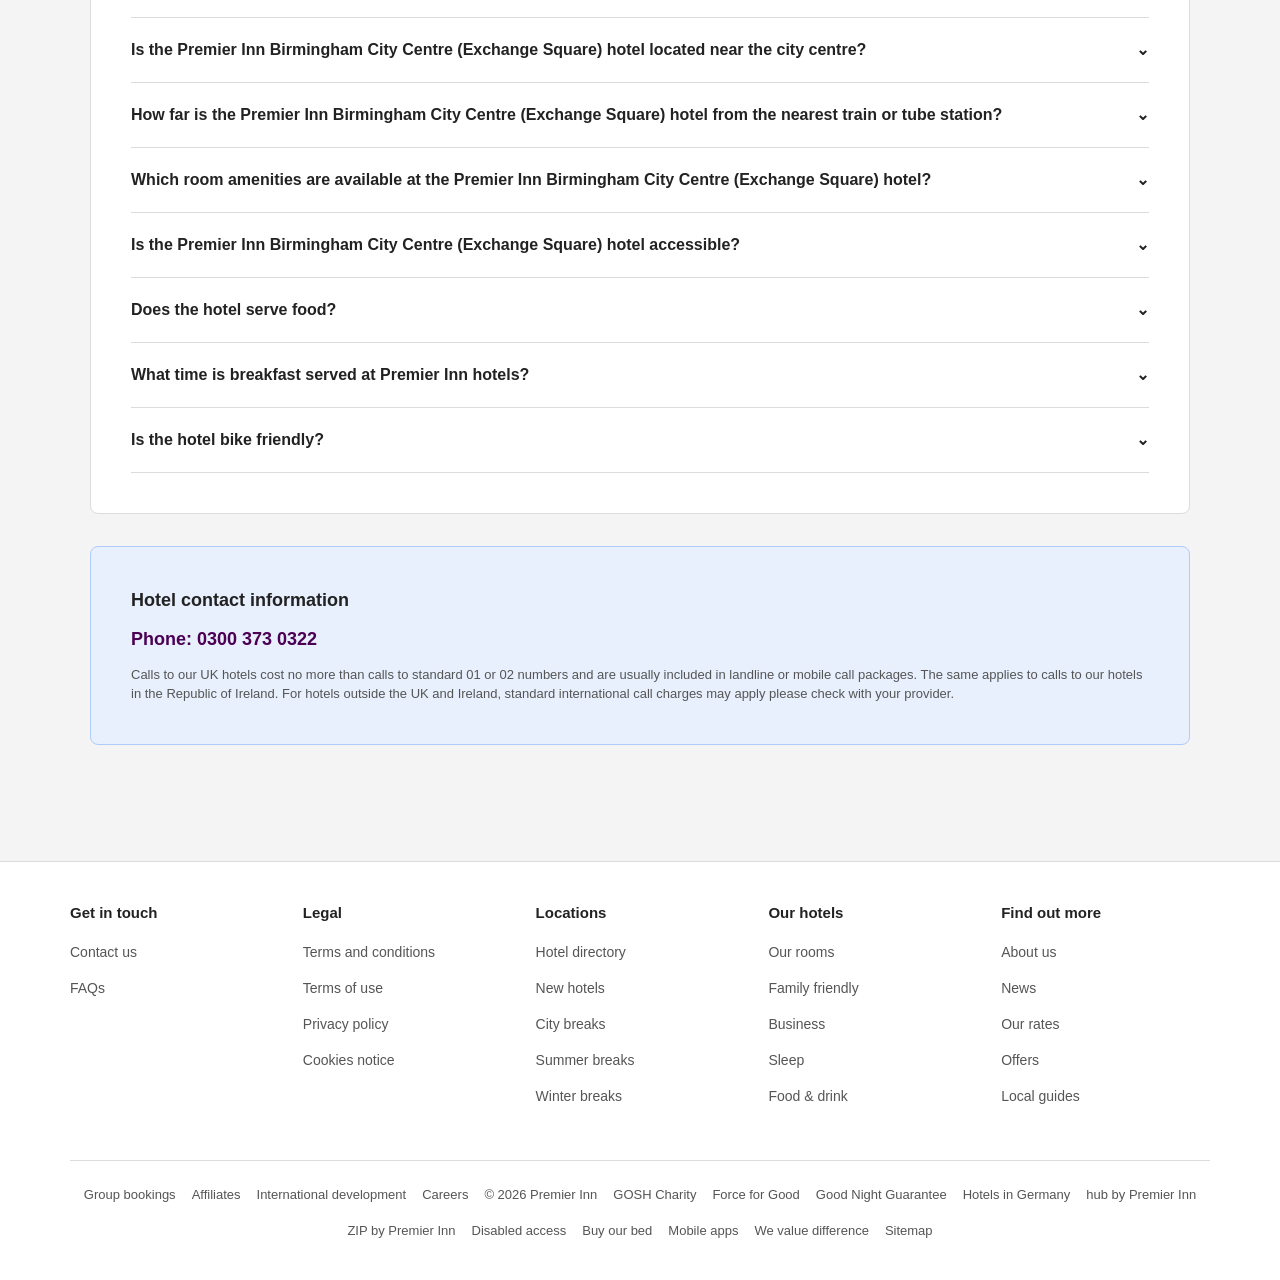
<file: public/hotel-details.html>
<!DOCTYPE html>
<html lang="en">
<head>
    <meta charset="UTF-8">
    <meta name="viewport" content="width=device-width, initial-scale=1.0">
    <title>Premier Inn Birmingham City Centre (Exchange Square) hotel</title>
    <style>
        /* Core Variables */
        :root {
            --pi-purple: #4B0053;
            --pi-purple-hover: #63006E;
            --pi-plus-purple: #5A1281;
            --bg-body: #f4f4f4;
            --bg-card: #ffffff;
            --text-main: #222222;
            --text-muted: #555555;
            --border-color: #dcdcdc;
            --border-light: #eeeeee;
            --ta-green: #00aa6c;
            --pi-green: #008272;
            --font-stack: "Inter", -apple-system, BlinkMacSystemFont, "Segoe UI", Roboto, Helvetica, Arial, sans-serif;
        }

        /* --- SKELETON LOADING ANIMATION --- */
        .price-loading { 
            color: transparent !important; 
            background: linear-gradient(90deg, #e0e0e0 25%, #f5f5f5 50%, #e0e0e0 75%);
            background-size: 200% 100%;
            animation: pulse 1.5s infinite;
            border-radius: 4px;
            width: 50px;
            height: 20px;
            display: inline-block;
            user-select: none;
        }
        @keyframes pulse { 0% { background-position: 200% 0; } 100% { background-position: -200% 0; } }

        * { margin: 0; padding: 0; box-sizing: border-box; }
        body { font-family: var(--font-stack); background: var(--bg-body); color: var(--text-main); line-height: 1.5; -webkit-font-smoothing: antialiased; }
        a { text-decoration: none; color: inherit; }
        ul { list-style: none; }

        /* Header Navigation */
        header { background-color: var(--bg-card); border-bottom: 1px solid var(--border-color); padding: 0 40px; height: 72px; display: flex; justify-content: space-between; align-items: center; position: sticky; top: 0; z-index: 1000; }
        .header-left, .header-right { display: flex; align-items: center; gap: 32px; }
        .logo { font-size: 24px; font-weight: 800; color: var(--pi-purple); }
        .nav-link { font-size: 15px; font-weight: 600; color: var(--text-main); }
        .nav-link:hover { color: var(--pi-purple); }

        /* Search Ribbon */
        .search-ribbon { background: var(--pi-purple); color: white; padding: 12px 40px; display: flex; justify-content: space-between; align-items: center; font-size: 14px; }
        .search-details { display: flex; gap: 24px; align-items: center; font-weight: 600; }
        .search-details span { display: flex; align-items: center; gap: 8px; }
        .btn-edit { background: rgba(255,255,255,0.2); border: none; color: white; padding: 6px 16px; border-radius: 4px; font-weight: 600; cursor: pointer; }

        .container { max-width: 1140px; margin: 0 auto; padding: 24px 20px; }

        /* Breadcrumbs & Hotel Header */
        .breadcrumbs { font-size: 13px; color: var(--text-muted); margin-bottom: 24px; }
        .breadcrumbs a:hover { text-decoration: underline; color: var(--pi-purple); }
        .hotel-header { margin-bottom: 24px; }
        .hotel-title { font-size: 32px; color: var(--pi-purple); font-weight: 800; margin-bottom: 8px; }
        .hotel-meta { display: flex; align-items: center; gap: 16px; margin-bottom: 16px; }
        .ta-bubbles { display: flex; gap: 2px; color: var(--ta-green); }
        .ta-bubbles svg { width: 16px; height: 16px; fill: currentColor; }
        .badge { background: var(--pi-plus-purple); color: white; font-size: 12px; font-weight: 700; padding: 4px 10px; border-radius: 12px; }
        .hotel-desc { font-size: 16px; color: var(--text-muted); max-width: 800px; margin-bottom: 24px; }

        /* Facilities */
        .facilities-list { display: flex; flex-wrap: wrap; gap: 16px; margin-bottom: 32px; border-bottom: 1px solid var(--border-color); padding-bottom: 24px; }
        .facility-item { display: flex; align-items: center; gap: 8px; font-size: 14px; font-weight: 600; background: var(--bg-card); padding: 8px 16px; border-radius: 4px; border: 1px solid var(--border-color); }

        /* Booking Section Layout */
        .booking-layout { display: grid; grid-template-columns: 1fr 340px; gap: 32px; align-items: start; margin-bottom: 48px; }

        /* Left Column: Room & Rate Selection */
        .section-title { font-size: 22px; color: var(--pi-purple); margin-bottom: 16px; font-weight: 700; }
        .rate-warning { background: #fff3cd; color: #856404; padding: 12px 16px; border-radius: 4px; font-size: 14px; margin-bottom: 24px; border-left: 4px solid #ffeeba; }

        .room-card { background: var(--bg-card); border: 2px solid transparent; border-radius: 8px; padding: 24px; margin-bottom: 24px; box-shadow: 0 2px 8px rgba(0,0,0,0.05); transition: border-color 0.3s; }
        .room-card.selected { border-color: var(--pi-purple); }
        .room-header { display: flex; justify-content: space-between; align-items: flex-start; margin-bottom: 16px; }
        .room-header h3 { font-size: 20px; font-weight: 700; }
        .room-header a { color: var(--pi-purple); font-size: 14px; font-weight: 600; text-decoration: underline; }
        .room-desc { font-size: 14px; color: var(--text-muted); margin-bottom: 16px; line-height: 1.6; }
        .alert-text { color: #d32f2f; font-size: 13px; font-weight: 600; display: flex; align-items: center; gap: 4px; margin-bottom: 16px; }

        /* Rate Rows */
        .rate-list { border: 1px solid var(--border-color); border-radius: 8px; overflow: hidden; margin-top: 16px; }
        .rate-row { display: flex; justify-content: space-between; align-items: center; padding: 16px 20px; border-bottom: 1px solid var(--border-color); cursor: pointer; background: var(--bg-card); transition: background 0.2s; }
        .rate-row:last-child { border-bottom: none; }
        .rate-row:hover { background: var(--bg-body); }
        .rate-row.selected { background: #fdf5ff; border-left: 4px solid var(--pi-purple); }
        .rate-info h4 { font-size: 16px; font-weight: 700; margin-bottom: 4px; display: flex; align-items: center; gap: 8px; }
        .rate-info p { font-size: 13px; color: var(--text-muted); }
        .rate-price { font-size: 20px; font-weight: 800; color: var(--text-main); }
        
        .radio-btn { width: 20px; height: 20px; border: 2px solid var(--border-color); border-radius: 50%; display: inline-block; position: relative; transition: border-color 0.2s; }
        .rate-row.selected .radio-btn { border-color: var(--pi-purple); }
        .rate-row.selected .radio-btn::after { content: ''; width: 10px; height: 10px; background: var(--pi-purple); border-radius: 50%; position: absolute; top: 3px; left: 3px; }

        /* Right Column: Summary Panel */
        .summary-panel { background: var(--bg-card); border-radius: 8px; border: 1px solid var(--border-color); box-shadow: 0 4px 12px rgba(0,0,0,0.08); position: sticky; top: 90px; }
        .summary-header { background: #e0e0e0; height: 160px; background-size: cover; background-position: center; border-radius: 8px 8px 0 0; }
        .summary-content { padding: 24px; }
        .summary-details { margin-bottom: 24px; border-bottom: 1px solid var(--border-light); padding-bottom: 16px; }
        .summary-details p { font-size: 14px; margin-bottom: 8px; display: flex; justify-content: space-between; }
        .summary-details p strong { font-weight: 600; }
        .summary-total { display: flex; justify-content: space-between; align-items: flex-end; margin-bottom: 24px; }
        .summary-total span { font-size: 14px; color: var(--text-muted); }
        .summary-total strong { font-size: 32px; font-weight: 800; color: var(--text-main); line-height: 1; transition: color 0.3s; }
        .btn-book { display: block; width: 100%; background: var(--pi-green); color: white; text-align: center; padding: 16px; font-size: 18px; font-weight: 700; border-radius: 4px; border: none; cursor: pointer; transition: 0.2s; }
        .btn-book:hover { background: #006659; }

        /* Info Section Blocks */
        .content-block { background: var(--bg-card); padding: 40px; border-radius: 8px; border: 1px solid var(--border-color); margin-bottom: 32px; }
        .content-block h2 { font-size: 24px; color: var(--pi-purple); margin-bottom: 24px; }

        /* Map & Location Grid */
        .location-grid { display: grid; grid-template-columns: 1fr 1fr; gap: 32px; }
        .map-placeholder { background: url('https://images.unsplash.com/photo-1524661135-423995f22d0b?auto=format&fit=crop&w=800&q=80') center/cover; height: 400px; border-radius: 8px; }
        .location-info h4 { font-size: 18px; margin-bottom: 8px; }
        .location-info p { font-size: 14px; color: var(--text-muted); margin-bottom: 16px; line-height: 1.6; }
        .location-info a { color: var(--pi-purple); font-weight: 600; text-decoration: underline; }

        /* Room Types Gallery */
        .room-tabs { display: flex; border-bottom: 1px solid var(--border-color); margin-bottom: 24px; }
        .tab { padding: 12px 32px; font-weight: 600; color: var(--text-muted); cursor: pointer; border-bottom: 3px solid transparent; }
        .tab.active { color: var(--pi-purple); border-bottom: 3px solid var(--pi-purple); }
        
        .gallery-grid { display: grid; grid-template-columns: repeat(4, 1fr); gap: 20px; }
        .gallery-card { border: 1px solid var(--border-color); border-radius: 8px; overflow: hidden; }
        .gallery-img { height: 160px; background-size: cover; background-position: center; position: relative; }
        .gallery-content { padding: 20px; }
        .gallery-content h4 { font-size: 16px; margin-bottom: 8px; min-height: 40px; }
        .gallery-content p { font-size: 13px; color: var(--text-muted); margin-bottom: 20px; line-height: 1.5; min-height: 80px; }
        
        .amenity-grid { display: grid; grid-template-columns: 1fr 1fr; gap: 12px; border-top: 1px solid var(--border-light); padding-top: 16px; }
        .amenity { display: flex; flex-direction: column; align-items: center; text-align: center; font-size: 11px; color: var(--text-muted); gap: 4px; }
        .amenity span { font-size: 20px; }

        /* Restaurant Section */
        .restaurant-flex { display: flex; gap: 32px; align-items: center; }
        .restaurant-img { flex: 1; height: 300px; border-radius: 8px; background: url('https://images.unsplash.com/photo-1495214783159-3503fd1b572d?auto=format&fit=crop&w=800&q=80') center/cover; }
        .restaurant-text { flex: 1; }
        .bb-logo { font-size: 28px; font-weight: 900; color: #222; margin-bottom: 16px; letter-spacing: -1px; }

        /* Reviews Grid */
        .reviews-grid { display: grid; grid-template-columns: repeat(2, 1fr); gap: 24px; max-width: 600px; margin-top: 24px; }
        .review-stat { display: flex; justify-content: space-between; align-items: center; font-size: 15px; font-weight: 600; padding-bottom: 8px; border-bottom: 1px solid var(--border-light); }
        .review-stat .bubbles { color: var(--ta-green); letter-spacing: 2px; }

        /* Footer */
        footer { margin-top: 60px; padding-bottom: 40px; background: var(--bg-card); border-top: 1px solid var(--border-color); }
        .footer-columns { max-width: 1140px; margin: 40px auto; display: grid; grid-template-columns: repeat(5, 1fr); gap: 24px; }
        .footer-columns h4 { font-size: 15px; margin-bottom: 16px; }
        .footer-columns ul li { margin-bottom: 12px; }
        .footer-columns ul li a { font-size: 14px; color: var(--text-muted); }
        .footer-columns ul li a:hover { color: var(--pi-purple); text-decoration: underline; }
    </style>
</head>
<body>

    <header>
        <div class="header-left">
            <div class="logo">Premier Inn</div>
            <a href="#" class="nav-link">Discover Premier Inn</a>
            <a href="#" class="nav-link">Business</a>
        </div>
        <div class="header-right">
            <a href="#" class="nav-link">Manage booking</a>
            <a href="#" class="nav-link">Log in</a>
            <a href="#" class="nav-link">Sign up</a>
        </div>
    </header>

    <div class="search-ribbon">
        <div class="search-details">
            <span id="header-hotel-name"></span>
            <span>📅 09 Jun - 10 Jun</span>
            <span>👥 1 adult, 1 room</span>
        </div>
        <button class="btn-edit">Edit search</button>
    </div>

    <div class="container">
        <div class="breadcrumbs">
            <a href="#">Home</a> / 
            <a href="#">Hotel Directory</a> / 
            <a href="#">England</a> / 
            <a href="#">West Midlands</a> / 
            <a href="#">Birmingham</a> / 
            <span id="header-hotel-name-1" style="color: var(--text-main); font-weight: 500;"></span>
        </div>

        <div class="hotel-header">
            <h1 class="hotel-title" id="header-hotel-name-2"></h1>
            <div class="hotel-meta">
                <div class="ta-bubbles">
                    <svg viewBox="0 0 24 24"><circle cx="12" cy="12" r="10"/></svg>
                    <svg viewBox="0 0 24 24"><circle cx="12" cy="12" r="10"/></svg>
                    <svg viewBox="0 0 24 24"><circle cx="12" cy="12" r="10"/></svg>
                    <svg viewBox="0 0 24 24"><circle cx="12" cy="12" r="10"/></svg>
                    <svg viewBox="0 0 24 24"><circle cx="12" cy="12" r="9" fill="none" stroke="currentColor" stroke-width="2"/></svg>
                </div>
                <span style="font-size: 14px; font-weight: 600; color: var(--text-muted); text-decoration: underline;">(370 reviews)</span>
                <span class="badge">Premier Plus rooms</span>
            </div>
            <p class="hotel-desc">Just a 10-minute walk from Bullring & Grand Central, perfect for city breaks in Birmingham.</p>
            
            <div class="facilities-list">
                <div class="facility-item">🅿️ Chargeable offsite parking</div>
                <div class="facility-item">🪟 Rooms with a view</div>
                <div class="facility-item">❄️ Air conditioning</div>
                <div class="facility-item">🍳 Breakfast</div>
                <div class="facility-item">🍽️ Restaurant</div>
                <div class="facility-item">📶 Free Wi-Fi</div>
                <a href="#" style="font-size: 14px; font-weight: 600; color: var(--pi-purple); align-self: center; text-decoration: underline;">See all</a>
            </div>
        </div>

        <div class="booking-layout">
            
            <div class="booking-options">
                <h2 class="section-title">Choose your rate</h2>
                <div class="rate-warning">
                    We know plans can change, so please make sure you book the rate with the right level of flexibility for you.
                </div>

                <div class="room-card selected">
                    <div class="room-header">
                        <h3 class="room-name-label">Standard room</h3>
                        <a href="#">See details</a>
                    </div>
                    <p class="room-desc">
                        Our family rooms include a double or king size bed, plus a sofa bed and pull-out bed depending on the number of guests staying in the room. We also provide travel cots at no extra cost. Room size and set up can vary based on the hotel and the number of guests.
                    </p>
                    
                    <div class="rate-list">
                        <div class="rate-row selected">
                            <div class="rate-info">
                                <h4><span class="radio-btn"></span> <span class="rate-type-label">Flex</span></h4>
                                <p>Pay now or on arrival. Fully refundable up to 1pm on day of arrival</p>
                            </div>
                            <div class="rate-price price-loading" id="price-std-flex">£---</div>
                        </div>
                        <div class="rate-row">
                            <div class="rate-info">
                                <h4><span class="radio-btn"></span> <span class="rate-type-label">Standard</span></h4>
                                <p>Pay now, non-refundable. Check-in date amendable before 1pm on day of arrival</p>
                            </div>
                            <div class="rate-price price-loading" id="price-std-std">£---</div>
                        </div>
                        <div class="rate-row">
                            <div class="rate-info">
                                <h4><span class="radio-btn"></span> <span class="rate-type-label">Non-Flex</span></h4>
                                <p>Pay now. No changes</p>
                            </div>
                            <div class="rate-price price-loading" id="price-std-nonflex">£---</div>
                        </div>
                    </div>
                </div>

                <div class="room-card">
                    <div class="alert-text">
                        ⚠️ Only 1 room left for your search
                    </div>
                    <div class="room-header">
                        <h3 class="room-name-label">Premier Plus room</h3>
                        <a href="#">See details</a>
                    </div>
                    <p class="room-desc">
                        As well as more space, a double or king size bed between 480mm and 520mm in height, and wider entry bathrooms with a lowered bath or wet room, our enhanced room design includes Ultimate Wi-Fi, a coffee machine, a mini-fridge, bedside USB ports, an iron, an upgraded workspace and more. At our hotels with 480mm height mattresses, our teams may be able to raise the bed for easier wheelchair access.
                    </p>

                    <div class="rate-list">
                        <div class="rate-row">
                            <div class="rate-info">
                                <h4><span class="radio-btn"></span> <span class="rate-type-label">Flex</span></h4>
                                <p>Pay now or on arrival. Fully refundable up to 1pm on day of arrival</p>
                            </div>
                            <div class="rate-price price-loading" id="price-prem-flex">£---</div>
                        </div>
                        <div class="rate-row">
                            <div class="rate-info">
                                <h4><span class="radio-btn"></span> <span class="rate-type-label">Standard</span></h4>
                                <p>Pay now, non-refundable. Check-in date amendable before 1pm</p>
                            </div>
                            <div class="rate-price price-loading" id="price-prem-std">£---</div>
                        </div>
                        <div class="rate-row">
                            <div class="rate-info">
                                <h4><span class="radio-btn"></span> <span class="rate-type-label">Non-Flex</span></h4>
                                <p>Pay now. No changes</p>
                            </div>
                            <div class="rate-price price-loading" id="price-prem-nonflex">£---</div>
                        </div>
                    </div>
                </div>
                
                <p style="font-size: 13px; color: var(--text-muted); margin-bottom: 8px;">* Some rooms have showers only at this hotel</p>
                <p style="font-size: 13px; color: var(--text-muted); margin-bottom: 8px;">* For energy efficiency reasons, the bedroom windows do not open. Rooms are fitted with air conditioning.</p>
                <p style="font-size: 13px; color: var(--text-muted); margin-bottom: 8px;">* Please note this hotel has no on site parking.</p>
                <p style="font-size: 13px; color: var(--text-muted); margin-bottom: 8px;">* All twin rooms at this hotel consist of a double bed and a single sofa bed.</p>
                <p style="font-size: 13px; color: var(--text-muted);">* Room views may vary by room location and external factors. Specific views are subject to availability at check-in</p>
            </div>

            <aside class="summary-panel">
                <div class="summary-header" style="background-image: url('https://images.unsplash.com/photo-1611892440504-42a792e24d32?auto=format&fit=crop&w=600&q=80');"></div>
                <div class="summary-content">
                    <div class="summary-details">
                        <p><strong>Stay</strong> <span>1 night</span></p>
                        <p><strong>Room</strong> <span id="summary-room">Standard room</span></p>
                        <p><strong>Rate</strong> <span id="summary-rate">Flex</span></p>
                    </div>
                    <div class="summary-total">
                        <div>
                            <span style="display:block; margin-bottom: 4px;">Total price</span>
                            <a href="#" style="font-size: 13px; color: var(--pi-purple); text-decoration: underline;">See breakdown</a>
                        </div>
                        <strong id="summary-price" class="price-loading">£---</strong>
                    </div>
                    <div style="margin-bottom: 16px;">
                        <input type="text" placeholder="Enter promo code" style="width: 100%; padding: 10px; border: 1px solid var(--border-color); border-radius: 4px;">
                    </div>
                    <button class="btn-book">Book now</button>
                </div>
            </aside>

        </div>

        <div class="content-block">
            <h2>Location</h2>
            <div class="location-grid">
                <div class="map-placeholder"></div>
                <div class="location-info">
                    <h4>6 Exchange Square, The Priory Queensway, Birmingham</h4>
                    <p style="font-weight: 600; color: var(--text-main);">B4 6FY</p>
                    <p>Sat Nav Directions: <strong>B4 6FY</strong></p>
                    
                    <h4 style="margin-top: 24px;">Directions:</h4>
                    <p>Start by driving on the A38 in the direction of Birmingham city centre. As you approach the city centre, follow signs for Birmingham City Centre or A38(M), which will take your... <a href="#">Read more</a></p>
                    
                    <h4 style="margin-top: 24px;">Transport and local information:</h4>
                    <p>
                        Birmingham Moor Street Station – 7 min walk<br>
                        Birmingham New Street station – 9 min walk<br>
                        Bullring Shopping Centre – 7 min walk<br>
                        Birmingham Coach Station (Digbeth) – 15 min <a href="#">Read more</a>
                    </p>

                    <h4 style="margin-top: 24px;">Parking at Premier Inn</h4>
                    <p>There is no on-site parking available at this hotel. Chargeable off-site parking is available at Millennium Point multi-storey car park, Howe Street, B4 7AP at £12.70 for 24 hours. Parking is available 24 hours a day but access is restricted to 6am to midnight. The height restriction is 2.1 metres. This car park is operated by Birmingham City Council.</p>
                </div>
            </div>
        </div>

        <div class="content-block">
            <h2>Our rooms</h2>
            <div class="room-tabs">
                <div class="tab active">Double</div>
                <div class="tab">Twin</div>
                <div class="tab">Family</div>
                <div class="tab">Accessible</div>
            </div>
            
            <div class="gallery-grid">
                <div class="gallery-card">
                    <div class="gallery-img" style="background-image: url('https://images.unsplash.com/photo-1582719478250-c89cae4dc85b?auto=format&fit=crop&w=400&q=80');">
                        <button style="position: absolute; bottom: 10px; right: 10px; background: white; border: 1px solid #ccc; padding: 4px 12px; font-size: 12px; font-weight: 600; border-radius: 4px;">View gallery</button>
                    </div>
                    <div class="gallery-content">
                        <h4>Standard Double</h4>
                        <p>A super-comfy bed, blackout curtains, a powerful shower and free Wi-Fi – our double rooms have everything you'll need for a great night's sleep.</p>
                        <div class="amenity-grid">
                            <div class="amenity"><span>📶</span> Free Wi-Fi</div>
                            <div class="amenity"><span>☕</span> Tea & coffee</div>
                            <div class="amenity"><span>🚿</span> Powerful shower</div>
                            <div class="amenity"><span>🪑</span> Desk</div>
                        </div>
                    </div>
                </div>
                
                <div class="gallery-card">
                    <div class="gallery-img" style="background-image: url('https://images.unsplash.com/photo-1566665797739-1674de7a421a?auto=format&fit=crop&w=400&q=80');">
                        <button style="position: absolute; bottom: 10px; right: 10px; background: white; border: 1px solid #ccc; padding: 4px 12px; font-size: 12px; font-weight: 600; border-radius: 4px;">View gallery</button>
                    </div>
                    <div class="gallery-content">
                        <h4>Standard Double with a view</h4>
                        <p>A great view, a super-comfy bed, blackout curtains, a powerful shower and free Wi-Fi – our double rooms have everything you'll need.</p>
                        <div class="amenity-grid">
                            <div class="amenity"><span>📶</span> Free Wi-Fi</div>
                            <div class="amenity"><span>☕</span> Tea & coffee</div>
                            <div class="amenity"><span>🚿</span> Powerful shower</div>
                            <div class="amenity"><span>🪑</span> Desk</div>
                        </div>
                    </div>
                </div>

                <div class="gallery-card">
                    <div class="gallery-img" style="background-image: url('https://images.unsplash.com/photo-1611892440504-42a792e24d32?auto=format&fit=crop&w=400&q=80');">
                        <button style="position: absolute; bottom: 10px; right: 10px; background: white; border: 1px solid #ccc; padding: 4px 12px; font-size: 12px; font-weight: 600; border-radius: 4px;">View gallery</button>
                    </div>
                    <div class="gallery-content">
                        <h4>Premier Plus Double</h4>
                        <p>Our enhanced room design includes Ultimate Wi-Fi, a coffee machine, mini-fridge, bedside USB ports, iron, upgraded workspace & more.</p>
                        <div class="amenity-grid">
                            <div class="amenity"><span>🚀</span> Ultimate Wi-Fi</div>
                            <div class="amenity"><span>☕</span> Coffee machine</div>
                            <div class="amenity"><span>🧊</span> Mini-fridge</div>
                            <div class="amenity"><span>👔</span> Iron</div>
                        </div>
                    </div>
                </div>

                <div class="gallery-card">
                    <div class="gallery-img" style="background-image: url('https://images.unsplash.com/photo-1590490359683-658d3d23f972?auto=format&fit=crop&w=400&q=80');">
                        <button style="position: absolute; bottom: 10px; right: 10px; background: white; border: 1px solid #ccc; padding: 4px 12px; font-size: 12px; font-weight: 600; border-radius: 4px;">View gallery</button>
                    </div>
                    <div class="gallery-content">
                        <h4>Premier Plus Double with a view</h4>
                        <p>Our enhanced room design with a great view, includes Ultimate Wi-Fi, a coffee machine, mini-fridge, iron, upgraded workspace & more.</p>
                        <div class="amenity-grid">
                            <div class="amenity"><span>🚀</span> Ultimate Wi-Fi</div>
                            <div class="amenity"><span>☕</span> Coffee machine</div>
                            <div class="amenity"><span>🧊</span> Mini-fridge</div>
                            <div class="amenity"><span>👔</span> Iron</div>
                        </div>
                    </div>
                </div>
            </div>
            <p style="font-size: 12px; color: var(--text-muted); margin-top: 16px; text-align: center;">Disclaimer: Features, layouts, room sizes and designs may vary by hotel and location</p>
        </div>

        <div class="content-block">
            <h2>Restaurant</h2>
            <div class="restaurant-flex">
                <div class="restaurant-img"></div>
                <div class="restaurant-text">
                    <div class="bb-logo">BAR+BLOCK <br><span style="font-size: 14px; font-weight: 600; letter-spacing: 2px;">STEAKHOUSE</span></div>
                    <p style="font-size: 15px; margin-bottom: 24px; color: var(--text-muted);">Depending on your selected hotel and dates you stay, we will be offering different breakfast and evening options.</p>
                    
                    <div style="display: flex; gap: 24px; margin-bottom: 16px; border-bottom: 1px solid var(--border-color); padding-bottom: 8px;">
                        <span style="font-weight: 700; border-bottom: 2px solid var(--pi-purple); padding-bottom: 8px; color: var(--pi-purple);">Breakfast</span>
                        <span style="color: var(--text-muted); font-weight: 600;">Lunch</span>
                        <span style="color: var(--text-muted); font-weight: 600;">Dinner</span>
                        <span style="color: var(--text-muted); font-weight: 600;">Meal Deal</span>
                    </div>
                    
                    <p style="font-size: 15px; line-height: 1.6; margin-bottom: 16px;">Mornings have never been so tasty! Build your own breakfast and fill up your plate with freshly cooked favourites like bacon, sausages, eggs and hash browns plus a tasty selection of veggie and vegan options and continental delights like fruit, cereal and freshly... <a href="#" style="color: var(--pi-purple); font-weight: 600;">Read more</a></p>
                    
                    <button style="background: white; border: 2px solid var(--pi-purple); color: var(--pi-purple); padding: 10px 24px; font-size: 15px; font-weight: 700; border-radius: 4px; cursor: pointer;">Breakfast Menu</button>
                </div>
            </div>
        </div>

        <div class="content-block">
            <div style="display: flex; justify-content: space-between; align-items: flex-start;">
                <div>
                    <h2>Reviews for Premier Inn Birmingham City Centre (Exchange Square) hotel</h2>
                    <p style="font-size: 14px; color: var(--text-muted); margin-bottom: 16px;">Traveller reviews brought to you by <strong>Tripadvisor</strong></p>
                    
                    <div class="reviews-grid">
                        <div class="review-stat">Location <span class="bubbles">●●●●●</span></div>
                        <div class="review-stat">Sleep Quality <span class="bubbles">●●●●●</span></div>
                        <div class="review-stat">Rooms <span class="bubbles">●●●●●</span></div>
                        <div class="review-stat">Service <span class="bubbles">●●●●●</span></div>
                        <div class="review-stat">Value <span class="bubbles">●●●●●</span></div>
                        <div class="review-stat">Cleanliness <span class="bubbles">●●●●●</span></div>
                    </div>
                    <button style="background: white; border: 1px solid var(--border-color); padding: 10px 24px; font-weight: 600; border-radius: 4px; margin-top: 24px; cursor: pointer;">Write Review</button>
                </div>
            </div>

            <h2 style="margin-top: 48px;">Hotel description</h2>
            <p style="font-size: 15px; line-height: 1.6; color: var(--text-muted); max-width: 800px;">
                If you're looking for great-value hotels in Birmingham, come and stay at our Premier Inn Birmingham City Centre (Exchange Square) hotel. Set in the heart of the city just a 10-minute walk away from the Bullring & Grand Central shopping centre, we're in an ideal spot for getting the most out of Birmingham breaks. Whether you're taking the kids to the Thinktank Birmingham Science Museum, catching live events in Birmingham at the Utilita Arena, or driving out to Cadbury World - one of the most popular places to visit in the West Midlands - you'll have plenty of fun things to do on your doorstep. Plus, after days out in Birmingham, you can look forward to relaxing evenings back at our stylish Bar+Block restaurant before enjoying a great night's sleep on one of our super-comfy beds.
            </p>
        </div>

        <div class="content-block">
            <h2>Birmingham City Centre (Exchange Square) FAQs</h2>
            <div style="border-top: 1px solid var(--border-color); margin-top: 24px;">
                <div style="padding: 20px 0; border-bottom: 1px solid var(--border-color); font-weight: 600; display: flex; justify-content: space-between; cursor: pointer;">Do you have rooms with a view at this hotel? <span>⌄</span></div>
                <div style="padding: 20px 0; border-bottom: 1px solid var(--border-color); font-weight: 600; display: flex; justify-content: space-between; cursor: pointer;">Why is booking with Premier Inn the right choice for families? <span>⌄</span></div>
                <div style="padding: 20px 0; border-bottom: 1px solid var(--border-color); font-weight: 600; display: flex; justify-content: space-between; cursor: pointer;">Why is booking with Premier Inn the right choice for business travellers? <span>⌄</span></div>
                <div style="padding: 20px 0; border-bottom: 1px solid var(--border-color); font-weight: 600; display: flex; justify-content: space-between; cursor: pointer;">Which popular attractions are close to the Premier Inn Birmingham City Centre (Exchange Square) hotel? <span>⌄</span></div>
                <div style="padding: 20px 0; border-bottom: 1px solid var(--border-color); font-weight: 600; display: flex; justify-content: space-between; cursor: pointer;">Is the Premier Inn Birmingham City Centre (Exchange Square) hotel located near the city centre? <span>⌄</span></div>
                <div style="padding: 20px 0; border-bottom: 1px solid var(--border-color); font-weight: 600; display: flex; justify-content: space-between; cursor: pointer;">How far is the Premier Inn Birmingham City Centre (Exchange Square) hotel from the nearest train or tube station? <span>⌄</span></div>
                <div style="padding: 20px 0; border-bottom: 1px solid var(--border-color); font-weight: 600; display: flex; justify-content: space-between; cursor: pointer;">Which room amenities are available at the Premier Inn Birmingham City Centre (Exchange Square) hotel? <span>⌄</span></div>
                <div style="padding: 20px 0; border-bottom: 1px solid var(--border-color); font-weight: 600; display: flex; justify-content: space-between; cursor: pointer;">Is the Premier Inn Birmingham City Centre (Exchange Square) hotel accessible? <span>⌄</span></div>
                <div style="padding: 20px 0; border-bottom: 1px solid var(--border-color); font-weight: 600; display: flex; justify-content: space-between; cursor: pointer;">Does the hotel serve food? <span>⌄</span></div>
                <div style="padding: 20px 0; border-bottom: 1px solid var(--border-color); font-weight: 600; display: flex; justify-content: space-between; cursor: pointer;">What time is breakfast served at Premier Inn hotels? <span>⌄</span></div>
                <div style="padding: 20px 0; border-bottom: 1px solid var(--border-color); font-weight: 600; display: flex; justify-content: space-between; cursor: pointer;">Is the hotel bike friendly? <span>⌄</span></div>
            </div>
        </div>
        
        <div class="content-block" style="background: #e8f0fe; border-color: #aecbfa;">
            <h3 style="margin-bottom: 12px; font-size: 18px;">Hotel contact information</h3>
            <p style="font-size: 18px; font-weight: 700; color: var(--pi-purple); margin-bottom: 12px;">Phone: 0300 373 0322</p>
            <p style="font-size: 13px; color: var(--text-muted); line-height: 1.5;">Calls to our UK hotels cost no more than calls to standard 01 or 02 numbers and are usually included in landline or mobile call packages. The same applies to calls to our hotels in the Republic of Ireland. For hotels outside the UK and Ireland, standard international call charges may apply please check with your provider.</p>
        </div>

    </div>

    <footer>
        <div class="footer-columns">
            <div>
                <h4>Get in touch</h4>
                <ul>
                    <li><a href="#">Contact us</a></li>
                    <li><a href="#">FAQs</a></li>
                </ul>
            </div>
            <div>
                <h4>Legal</h4>
                <ul>
                    <li><a href="#">Terms and conditions</a></li>
                    <li><a href="#">Terms of use</a></li>
                    <li><a href="#">Privacy policy</a></li>
                    <li><a href="#">Cookies notice</a></li>
                </ul>
            </div>
            <div>
                <h4>Locations</h4>
                <ul>
                    <li><a href="#">Hotel directory</a></li>
                    <li><a href="#">New hotels</a></li>
                    <li><a href="#">City breaks</a></li>
                    <li><a href="#">Summer breaks</a></li>
                    <li><a href="#">Winter breaks</a></li>
                </ul>
            </div>
            <div>
                <h4>Our hotels</h4>
                <ul>
                    <li><a href="#">Our rooms</a></li>
                    <li><a href="#">Family friendly</a></li>
                    <li><a href="#">Business</a></li>
                    <li><a href="#">Sleep</a></li>
                    <li><a href="#">Food & drink</a></li>
                </ul>
            </div>
            <div>
                <h4>Find out more</h4>
                <ul>
                    <li><a href="#">About us</a></li>
                    <li><a href="#">News</a></li>
                    <li><a href="#">Our rates</a></li>
                    <li><a href="#">Offers</a></li>
                    <li><a href="#">Local guides</a></li>
                </ul>
            </div>
        </div>
        
        <div style="text-align: center; font-size: 13px; color: var(--text-muted); border-top: 1px solid var(--border-color); padding-top: 24px; max-width: 1140px; margin: 0 auto; display: flex; flex-wrap: wrap; justify-content: center; gap: 16px;">
            <a href="#">Group bookings</a>
            <a href="#">Affiliates</a>
            <a href="#">International development</a>
            <a href="#">Careers</a>
            <span>© 2026 Premier Inn</span>
            <a href="#">GOSH Charity</a>
            <a href="#">Force for Good</a>
            <a href="#">Good Night Guarantee</a>
            <a href="#">Hotels in Germany</a>
            <a href="#">hub by Premier Inn</a>
            <a href="#">ZIP by Premier Inn</a>
            <a href="#">Disabled access</a>
            <a href="#">Buy our bed</a>
            <a href="#">Mobile apps</a>
            <a href="#">We value difference</a>
            <a href="#">Sitemap</a>
        </div>
    </footer>

    <script>
        document.addEventListener('DOMContentLoaded', () => {
        const urlParams = new URLSearchParams(window.location.search);
        var hotelId = urlParams.get('hotelId') || 'default-birmingham';
        hotelId=hotelId.replaceAll("-"," ");
        hotelId=hotelId.replaceAll("_","(");
        hotelId=hotelId.replaceAll("|","-");
        hotelId=hotelId.replaceAll(",",")");
        console.log(hotelId);
        document.getElementById('header-hotel-name').textContent = hotelId;
        document.getElementById('header-hotel-name-1').textContent = hotelId;
        document.getElementById('header-hotel-name-2').textContent = hotelId;
        async function fetchPricingData(id) {
        console.log(`Fetching pricing from Logik for hotel: ${hotelId}`);

    const url = 'https://impactrongloballtddemo01.demo01.logik.io/api';

    const requestBody = {
        sessionContext: { stateful: true },
        partnerData: {
            product: {
                configuredProductId: '81a7497a2bdd8b10bb1efba6ce91bf0f'
            }
        },
        fields: [
            { variableName: 'hotel_name', value: hotelId }
        ]
    };

    const response = await fetch(url, {
        method: 'POST',
        headers: {
            'Content-Type': 'application/json',
            'Authorization': 'Bearer GQCJfvwt3eeyc_sdXmbhNtbyR3Mc9kSi0Q'
        },
        body: JSON.stringify(requestBody)
    });

    const text = await response.text();
    console.log('Status:', response.status);
    console.log('Response text:', text);

    if (!response.ok) {
        throw new Error(`HTTP ${response.status}`);
    }

    return JSON.parse(text);
}

            function injectPricing(data) {
            const allPriceField = data?.fields?.find(
            field => field.variableName === "allPrice"
            );

    if (!allPriceField || !allPriceField.value) {
        console.error("allPrice field not found");
        return;
    }

    const pricingMap = {};

    allPriceField.value.split(",").forEach(item => {
        const [room, rate, price] = item.split("|").map(part => part.trim());
        if (room && rate && price) {
            pricingMap[`${room}-${rate}`] = price;
        }
    });

    const priceElements = {
        "price-std-flex": `£${pricingMap["Standard-Flex"] || "N/A"}`,
        "price-std-std": `£${pricingMap["Standard-Standard"] || "N/A"}`,
        "price-std-nonflex": `£${pricingMap["Standard-Non-Flex"] || "N/A"}`,
        "price-prem-flex": `£${pricingMap["Premier Plus Room-Flex"] || "N/A"}`,
        "price-prem-std": `£${pricingMap["Premier Plus Room-Standard"] || "N/A"}`,
        "price-prem-nonflex": `£${pricingMap["Premier Plus Room-Non-Flex"] || "N/A"}`
    };

    for (const [id, value] of Object.entries(priceElements)) {
        const el = document.getElementById(id);
        if (el) {
            el.textContent = value;
            el.classList.remove("price-loading");
        }
    }

    updateSummaryPanel();
}

            // 4. Update the Summary Panel based on user selection
            function updateSummaryPanel() {
                const activeRow = document.querySelector('.rate-row.selected');
                if (!activeRow) return;

                const parentCard = activeRow.closest('.room-card');
                
                const roomName = parentCard.querySelector('.room-name-label').textContent.trim();
                const rateName = activeRow.querySelector('.rate-type-label').textContent.trim(); 
                const price = activeRow.querySelector('.rate-price').textContent.trim();

                document.getElementById('summary-room').textContent = roomName;
                document.getElementById('summary-rate').textContent = rateName;
                
                const summaryPriceEl = document.getElementById('summary-price');
                summaryPriceEl.textContent = price;
                summaryPriceEl.classList.remove('price-loading'); 

                // Visual flash effect on price change
                summaryPriceEl.style.color = 'var(--pi-purple)';
                setTimeout(() => { summaryPriceEl.style.color = 'var(--text-main)'; }, 300);
            }

            // 5. Setup Click Event Listeners
            const rateRows = document.querySelectorAll('.rate-row');
            const roomCards = document.querySelectorAll('.room-card');

            rateRows.forEach(row => {
                row.addEventListener('click', function() {
                    // Clear old selections
                    rateRows.forEach(r => r.classList.remove('selected'));
                    roomCards.forEach(c => c.classList.remove('selected'));
                    
                    this.classList.add('selected');
                    this.closest('.room-card').classList.add('selected');

                    // Update the sticky sidebar
                    updateSummaryPanel();
                });
            });

            // 6. Execute the fetch on page load
            fetchPricingData(hotelId).then(data => {
                injectPricing(data);
            });

        });
    </script>
</body>
</html>
</file>
